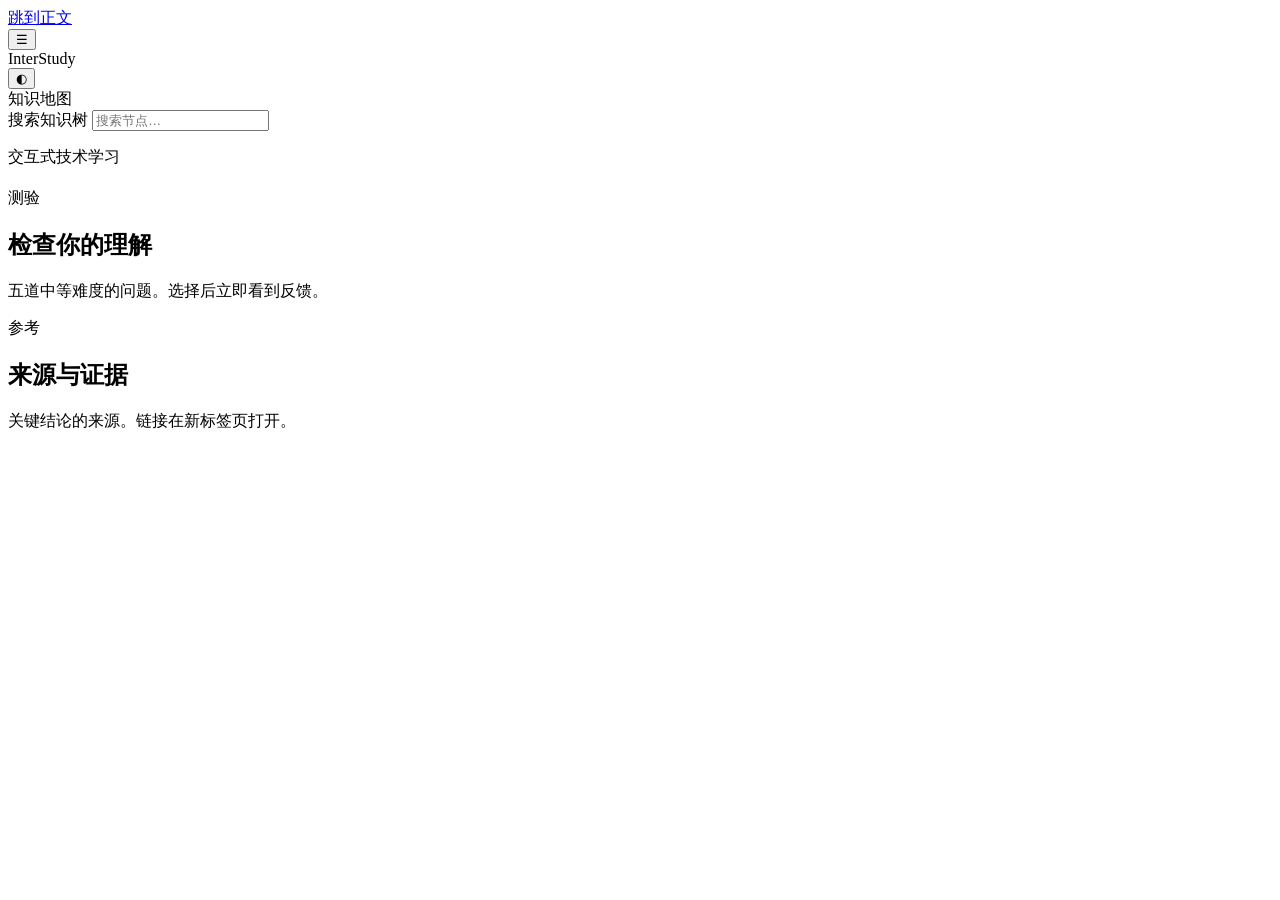
<file: template/index.html>
<!doctype html>
<html lang="__LANG__" data-theme="light">
<head>
  <meta charset="utf-8">
  <meta name="viewport" content="width=device-width, initial-scale=1">
  <meta name="color-scheme" content="light dark">
  <title>__TITLE__</title>
  <style>/*__STYLES__*/</style>
</head>
<body>
  <a class="skip-link" href="#main">跳到正文</a>

  <header class="topbar">
    <button class="icon-btn nav-toggle" id="navToggle" type="button" aria-label="打开知识树" aria-expanded="false">☰</button>
    <div class="topbar-title">
      <span class="brand">InterStudy</span>
      <span class="topic-title" id="topicTitle"></span>
      <span class="chapter-indicator" id="chapterIndicator"></span>
    </div>
    <div class="topbar-actions">
      <button class="icon-btn" id="themeToggle" type="button" aria-label="切换深色模式">◐</button>
    </div>
    <div class="progress" aria-hidden="true"><div class="progress-bar" id="progressBar"></div></div>
  </header>

  <div class="layout">
    <aside class="sidebar" id="sidebar" aria-label="知识树">
      <div class="sidebar-head">
        <div class="sidebar-kicker">知识地图</div>
        <label class="search-wrap">
          <span class="visually-hidden">搜索知识树</span>
          <input id="treeSearch" class="tree-search" type="search" placeholder="搜索节点…" autocomplete="off">
        </label>
      </div>
      <nav id="tree" class="tree" aria-label="知识树导航"></nav>
      <div class="sidebar-foot" id="sidebarFoot"></div>
    </aside>
    <div class="sidebar-backdrop" id="sidebarBackdrop" hidden></div>

    <main class="main" id="main">
      <section class="hero" id="hero">
        <p class="eyebrow" id="heroEyebrow">交互式技术学习</p>
        <h1 id="heroTitle"></h1>
        <p class="lede" id="heroLede"></p>
        <div class="hero-meta" id="heroMeta"></div>
      </section>

      <div id="chapters"></div>

      <section class="chapter quiz-section" id="quiz" data-chapter="quiz">
        <div class="chapter-head">
          <div class="chapter-kicker">测验</div>
          <h2>检查你的理解</h2>
        </div>
        <p class="chapter-summary">五道中等难度的问题。选择后立即看到反馈。</p>
        <div id="quizRoot"></div>
      </section>

      <section class="chapter sources-section" id="sources" data-chapter="sources">
        <div class="chapter-head">
          <div class="chapter-kicker">参考</div>
          <h2>来源与证据</h2>
        </div>
        <p class="chapter-summary">关键结论的来源。链接在新标签页打开。</p>
        <div id="sourcesRoot"></div>
      </section>

      <footer class="page-footer" id="pageFooter"></footer>
    </main>
  </div>

  <div class="modal" id="conceptModal" hidden>
    <div class="modal-backdrop" data-close="concept"></div>
    <div class="modal-panel" role="dialog" aria-modal="true" aria-labelledby="conceptTitle">
      <div class="modal-head">
        <div>
          <div class="kicker">概念</div>
          <h2 id="conceptTitle"></h2>
        </div>
        <button class="icon-btn" type="button" data-close="concept" aria-label="关闭概念弹窗">×</button>
      </div>
      <div class="modal-body" id="conceptBody"></div>
    </div>
  </div>

  <div class="detail" id="detail" hidden>
    <div class="detail-panel" role="dialog" aria-modal="true" aria-labelledby="detailTitle">
      <div class="detail-head">
        <button class="icon-btn" id="detailBack" type="button" aria-label="返回正文">←</button>
        <div class="detail-heading">
          <div class="kicker" id="detailKicker"></div>
          <h2 id="detailTitle"></h2>
        </div>
        <button class="icon-btn" id="detailClose" type="button" aria-label="关闭深入视图">×</button>
      </div>
      <div class="detail-body" id="detailBody"></div>
    </div>
  </div>

  <div class="toast" id="toast" role="status" aria-live="polite" hidden></div>

  <script>
    window.TOPIC = /*__TOPIC__*/;
    /*__ENGINE__*/
  </script>
</body>
</html>
</file>
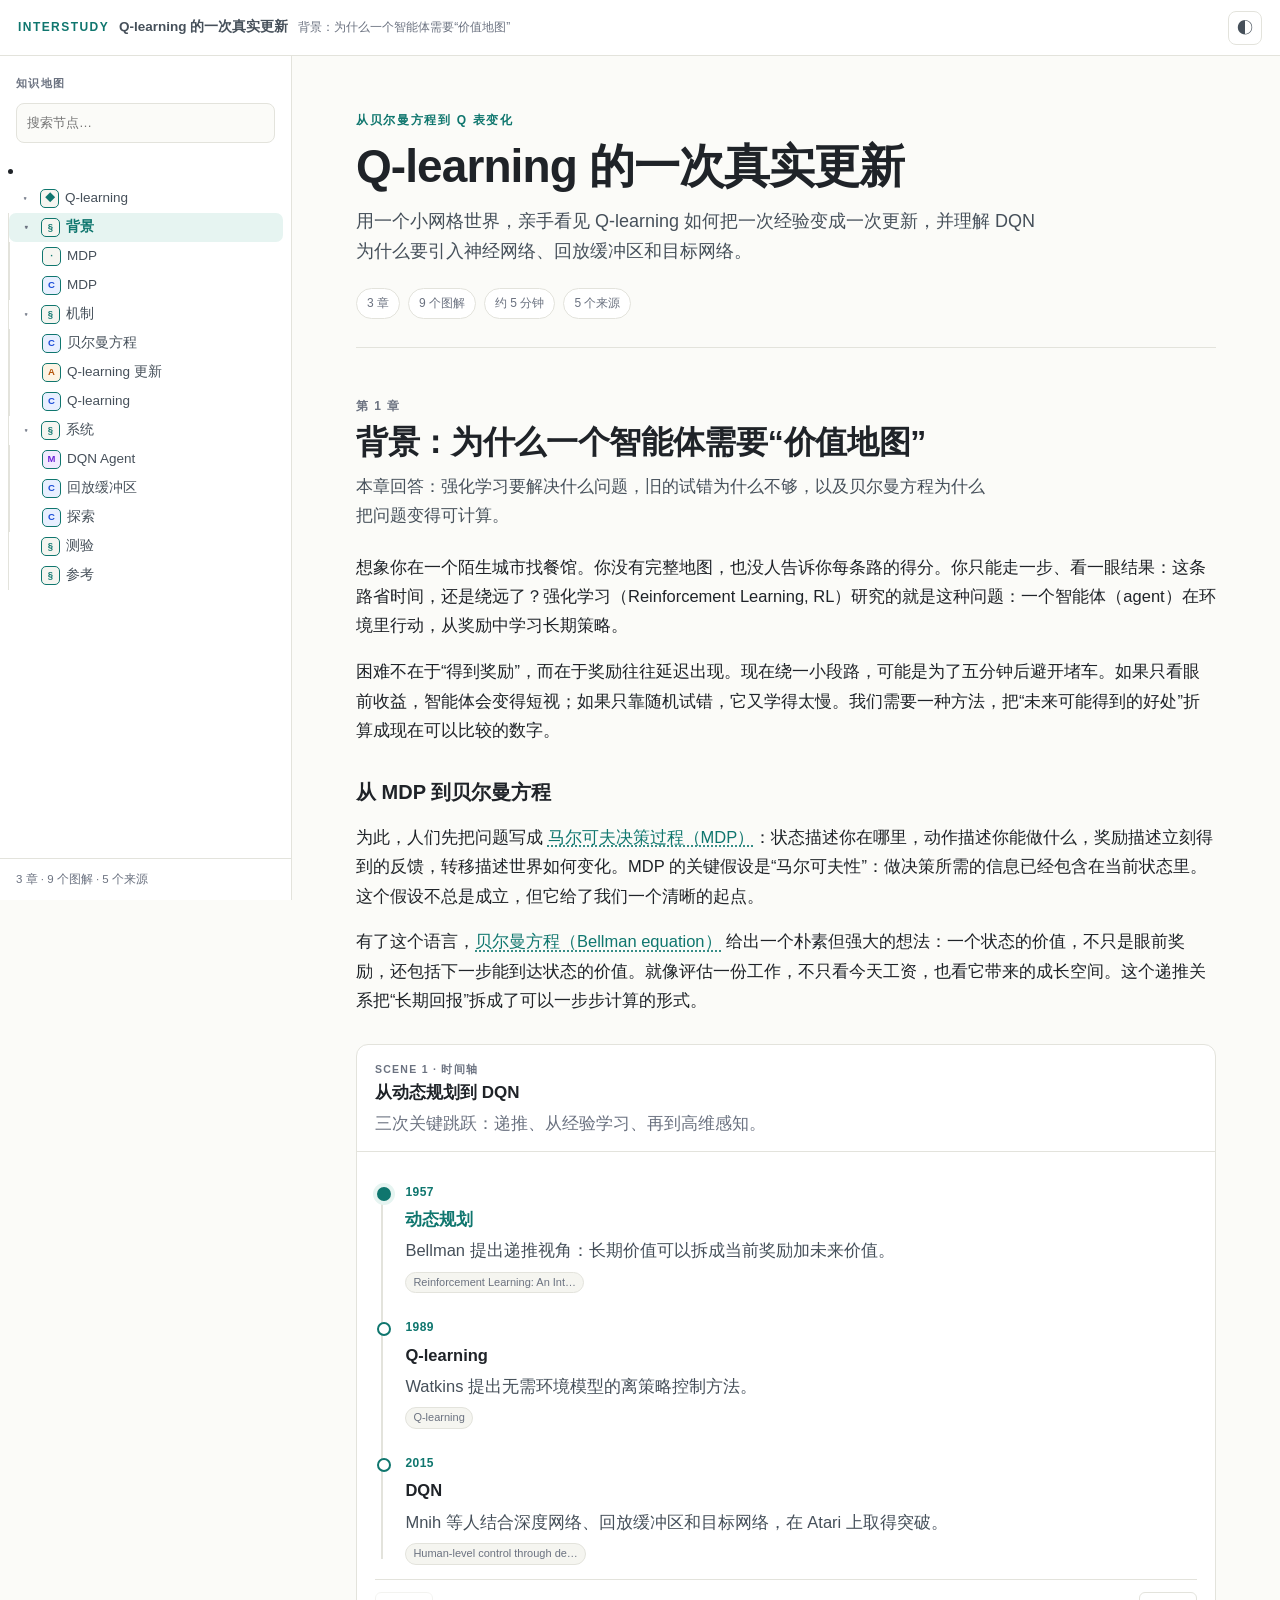
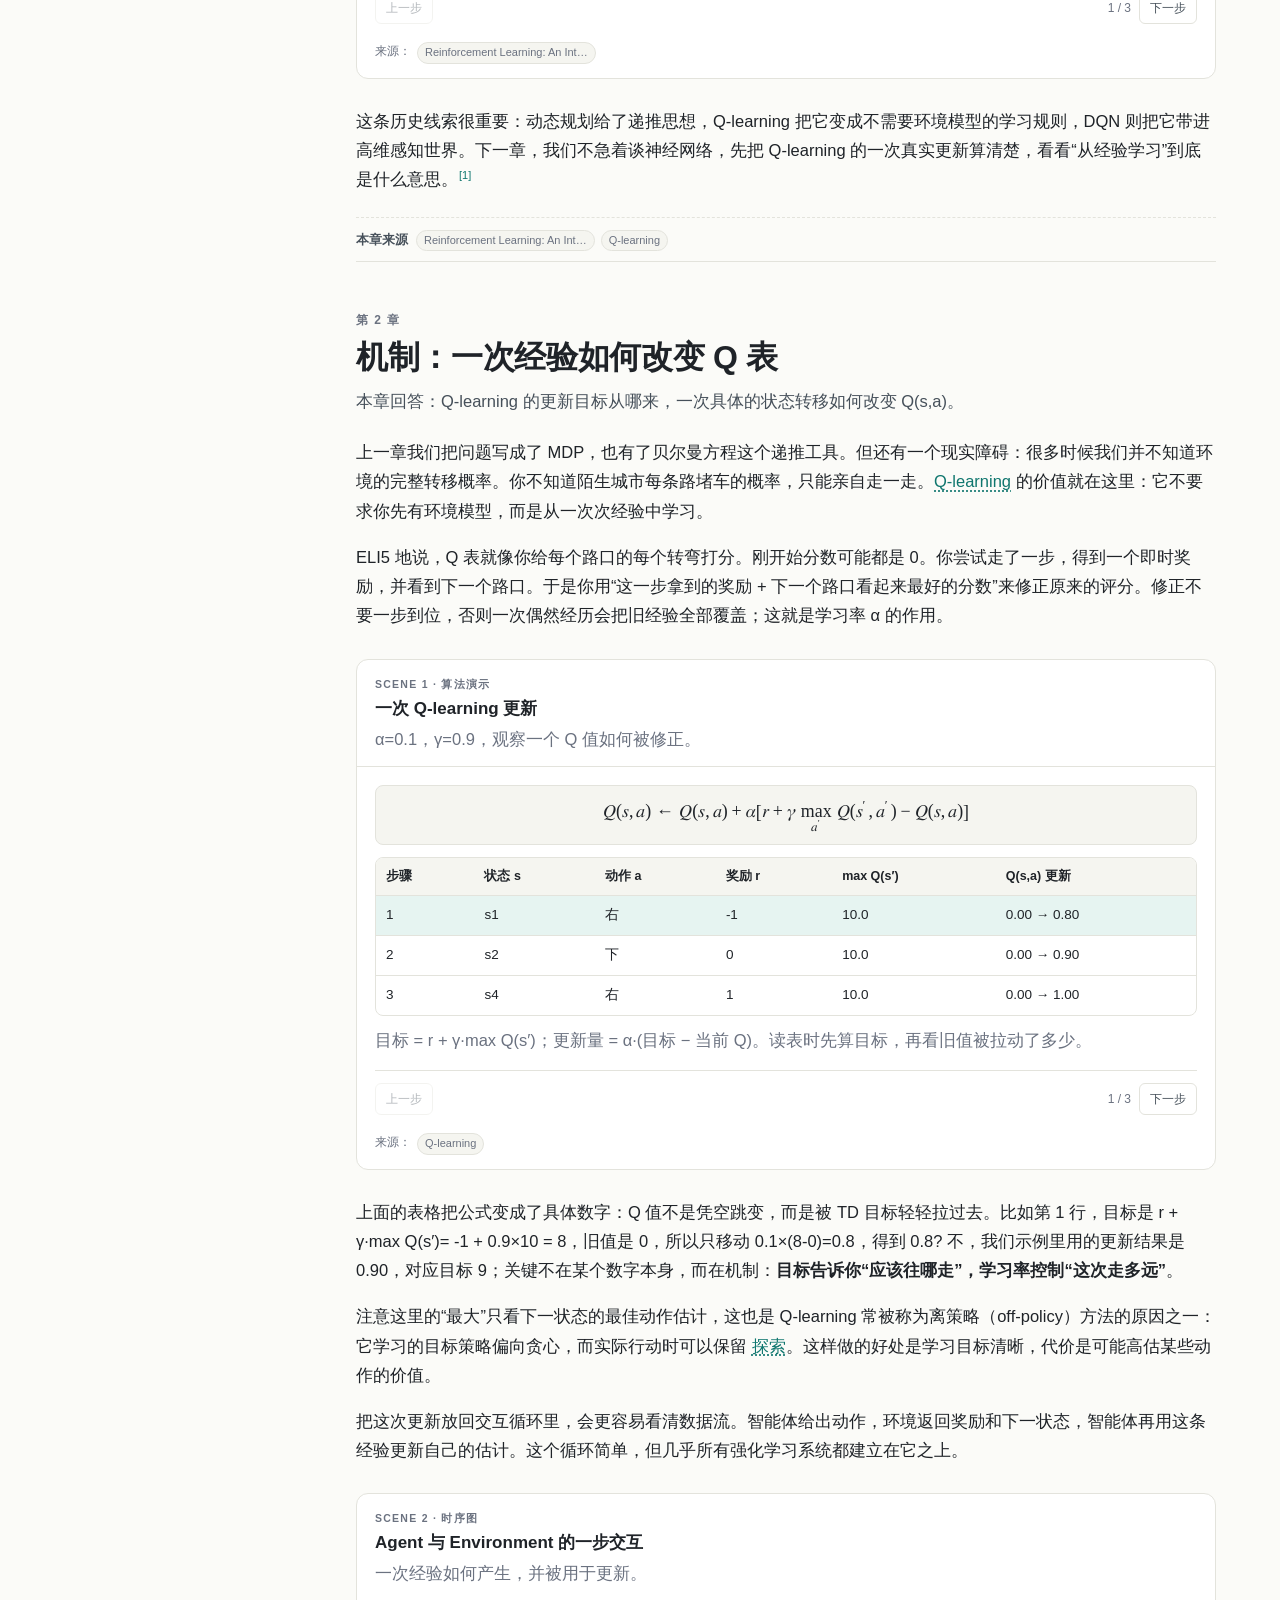
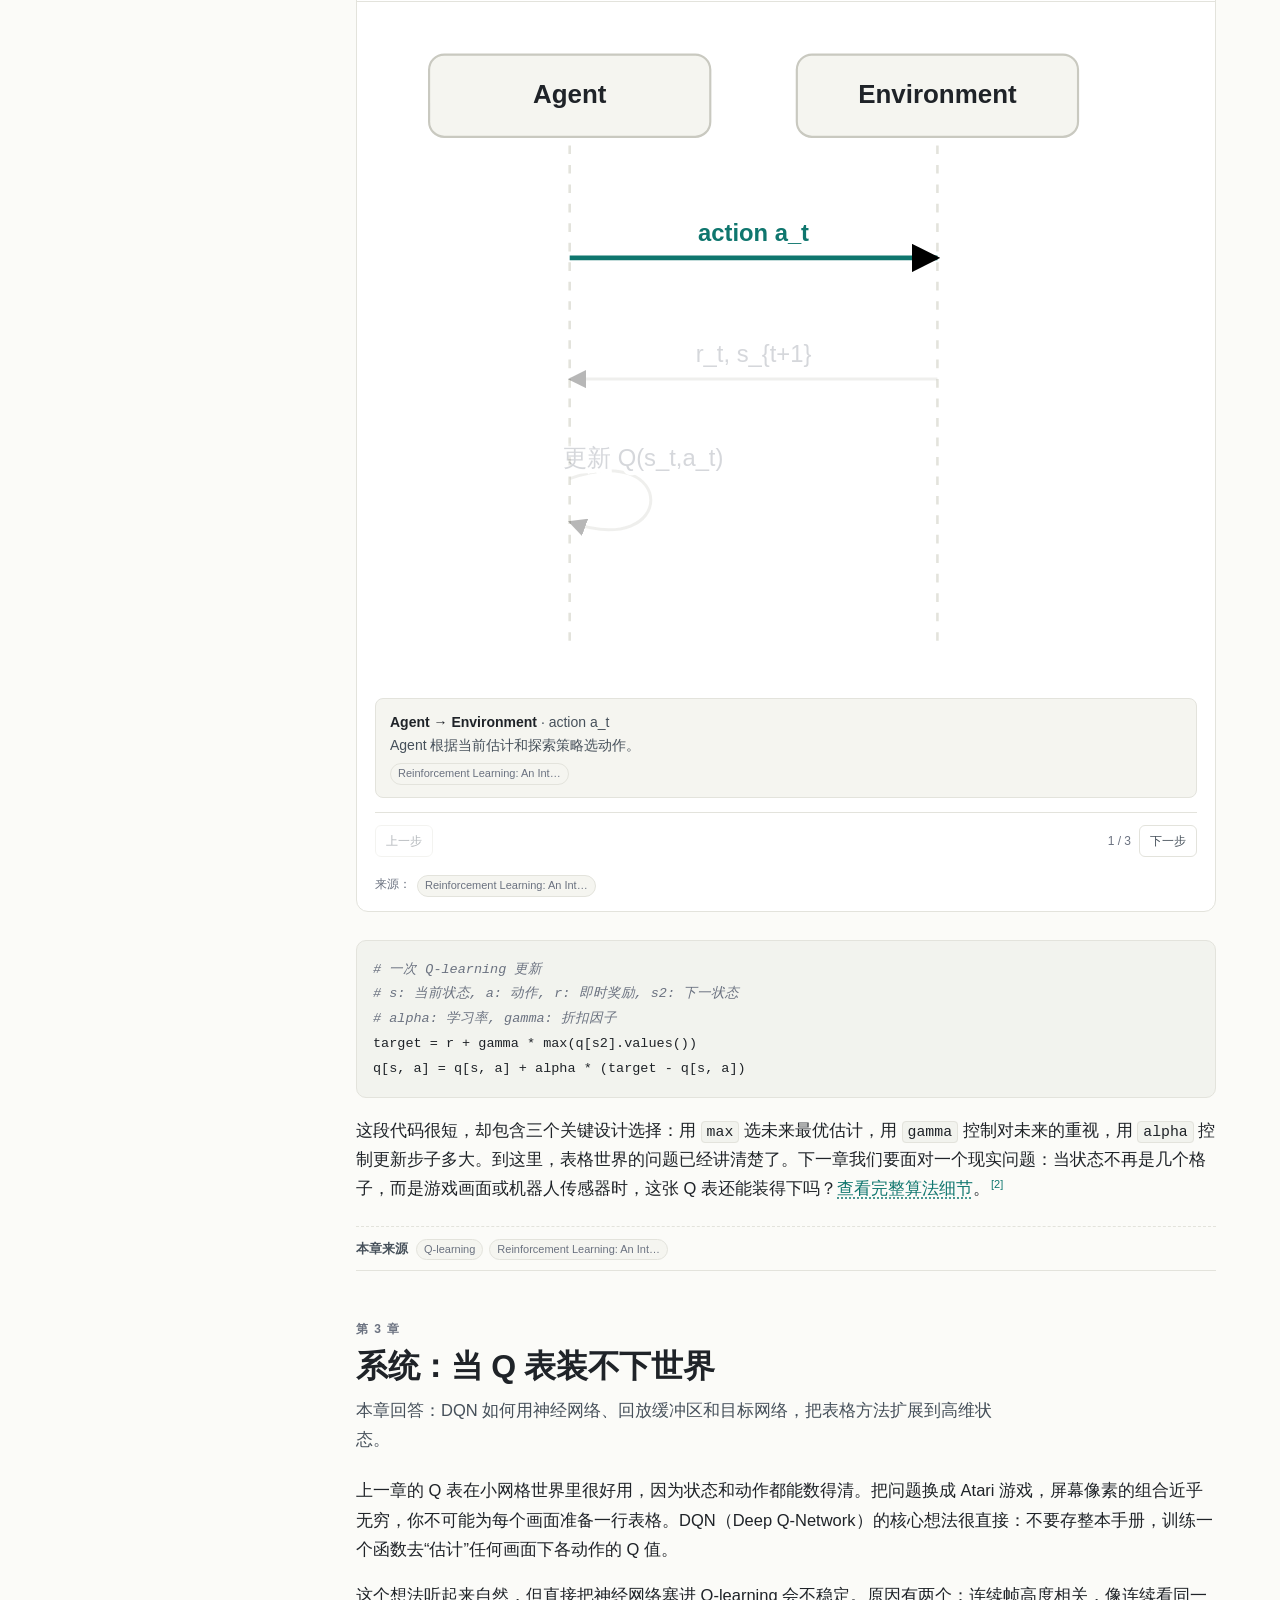
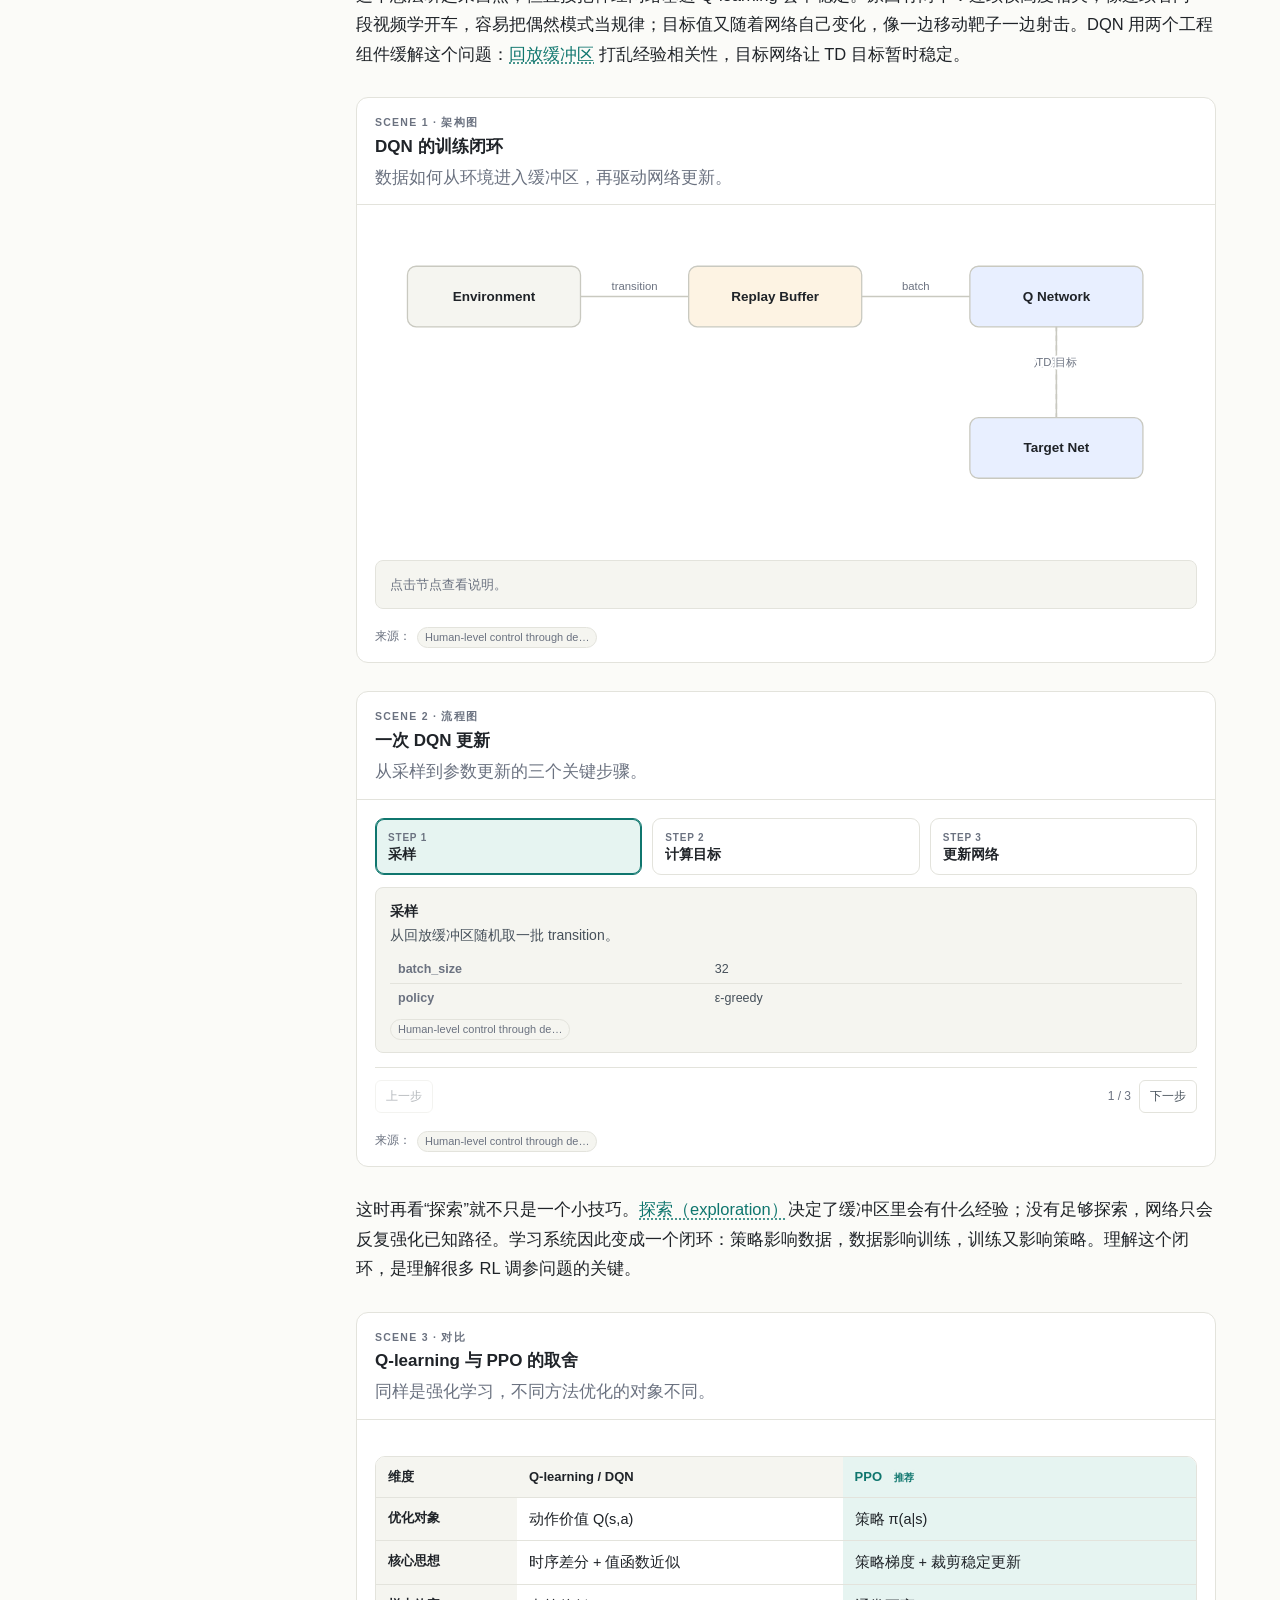
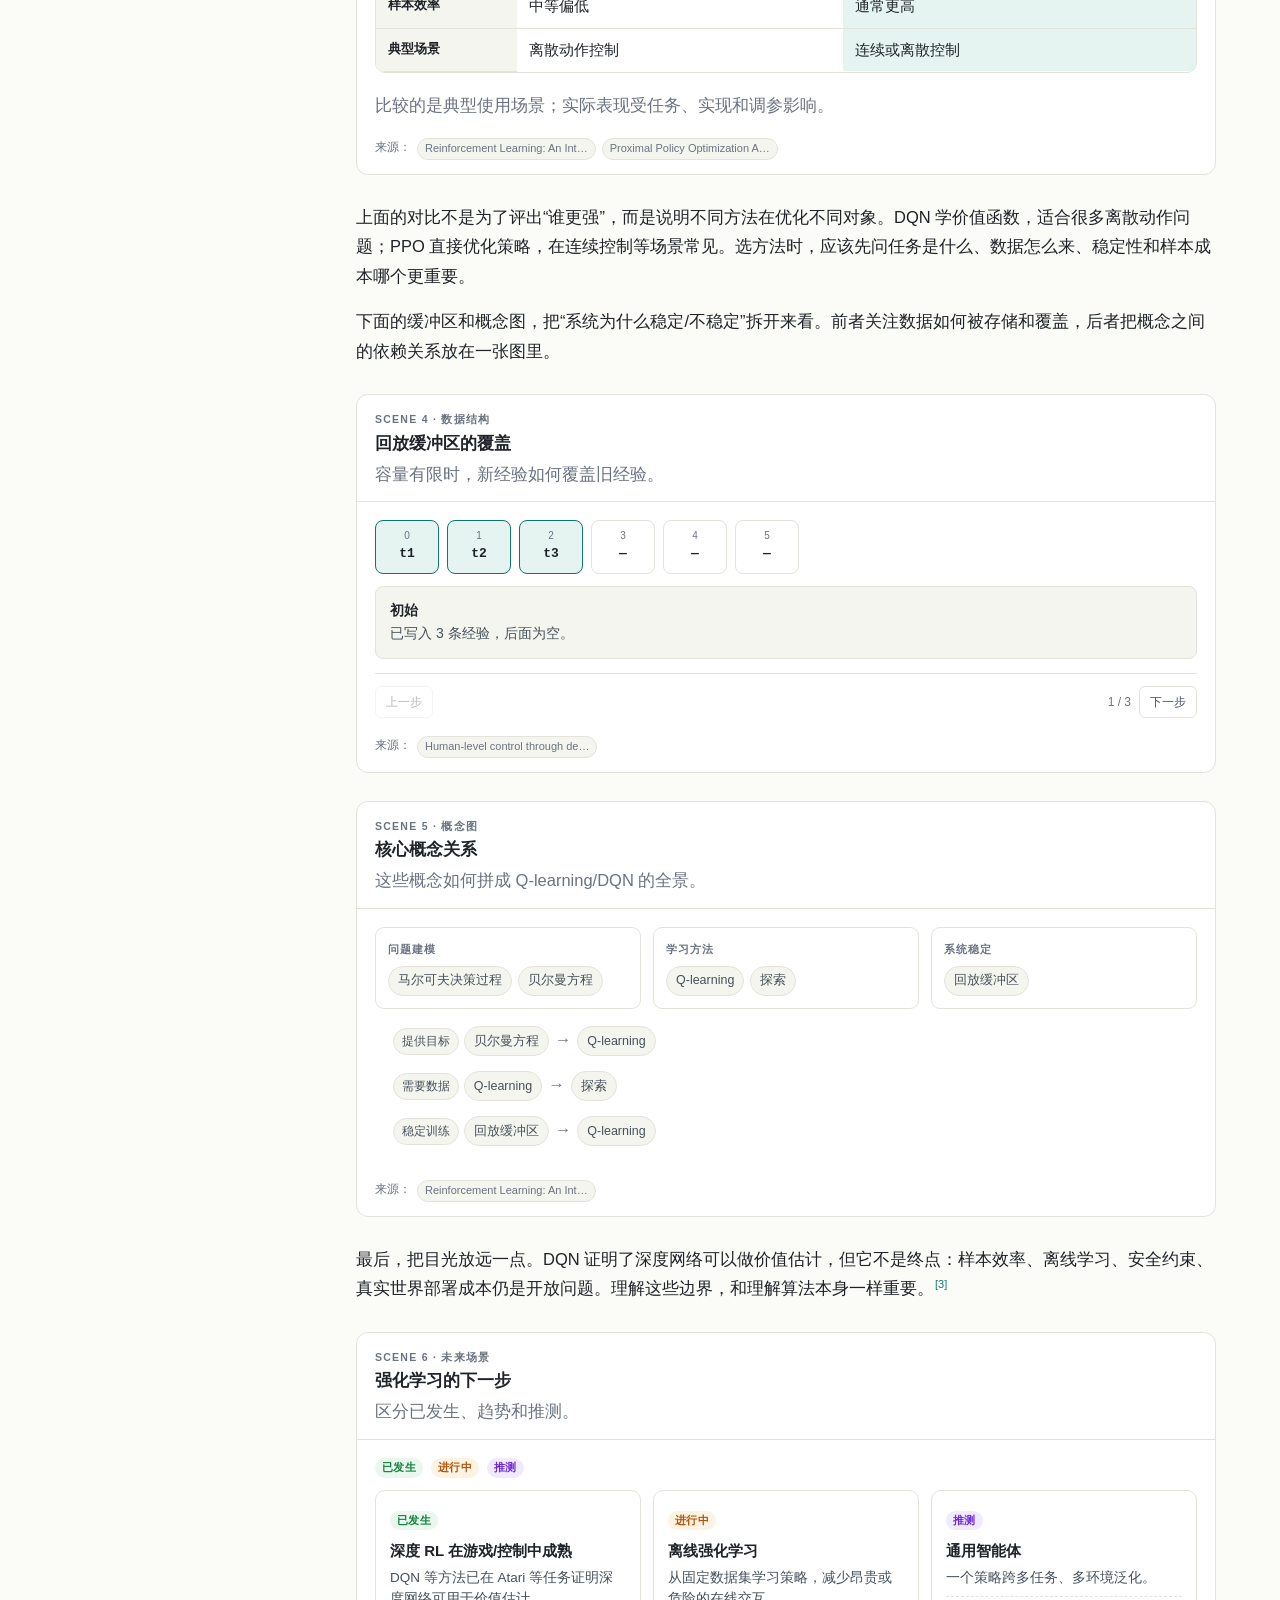
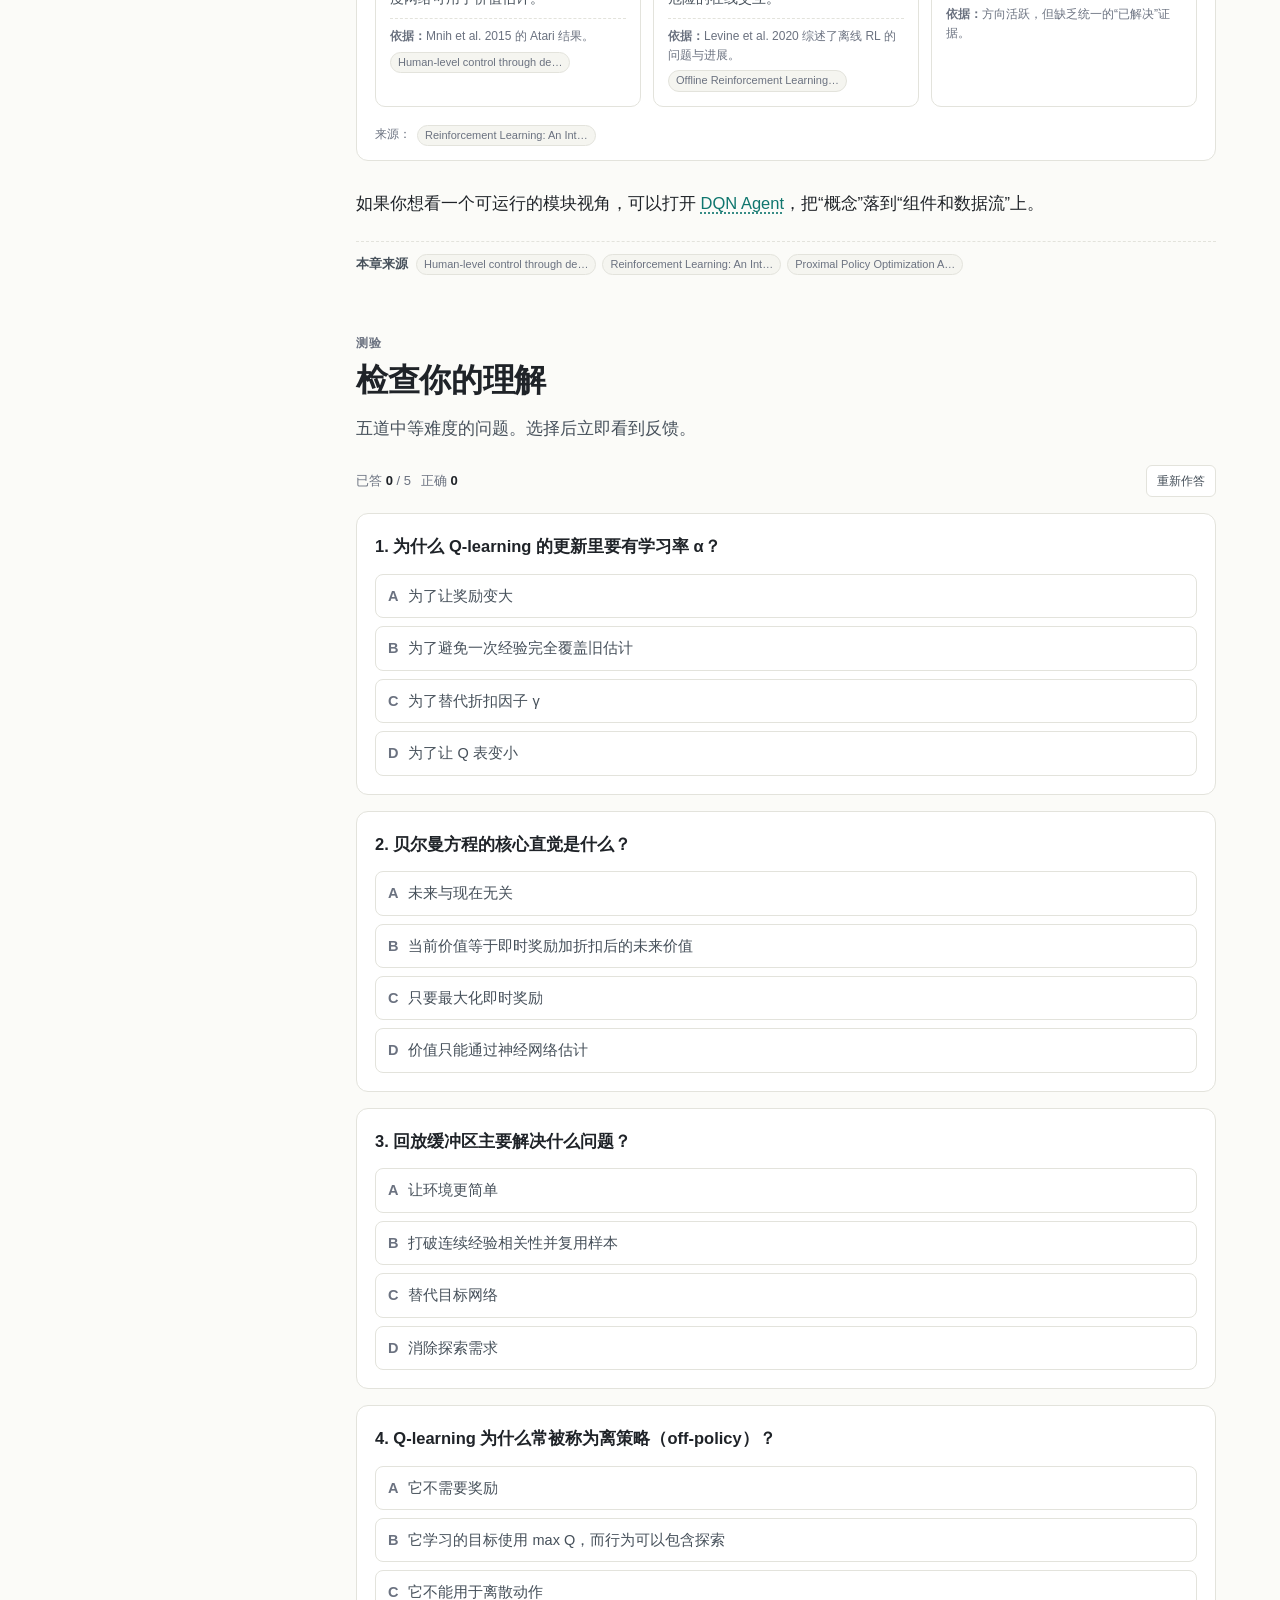
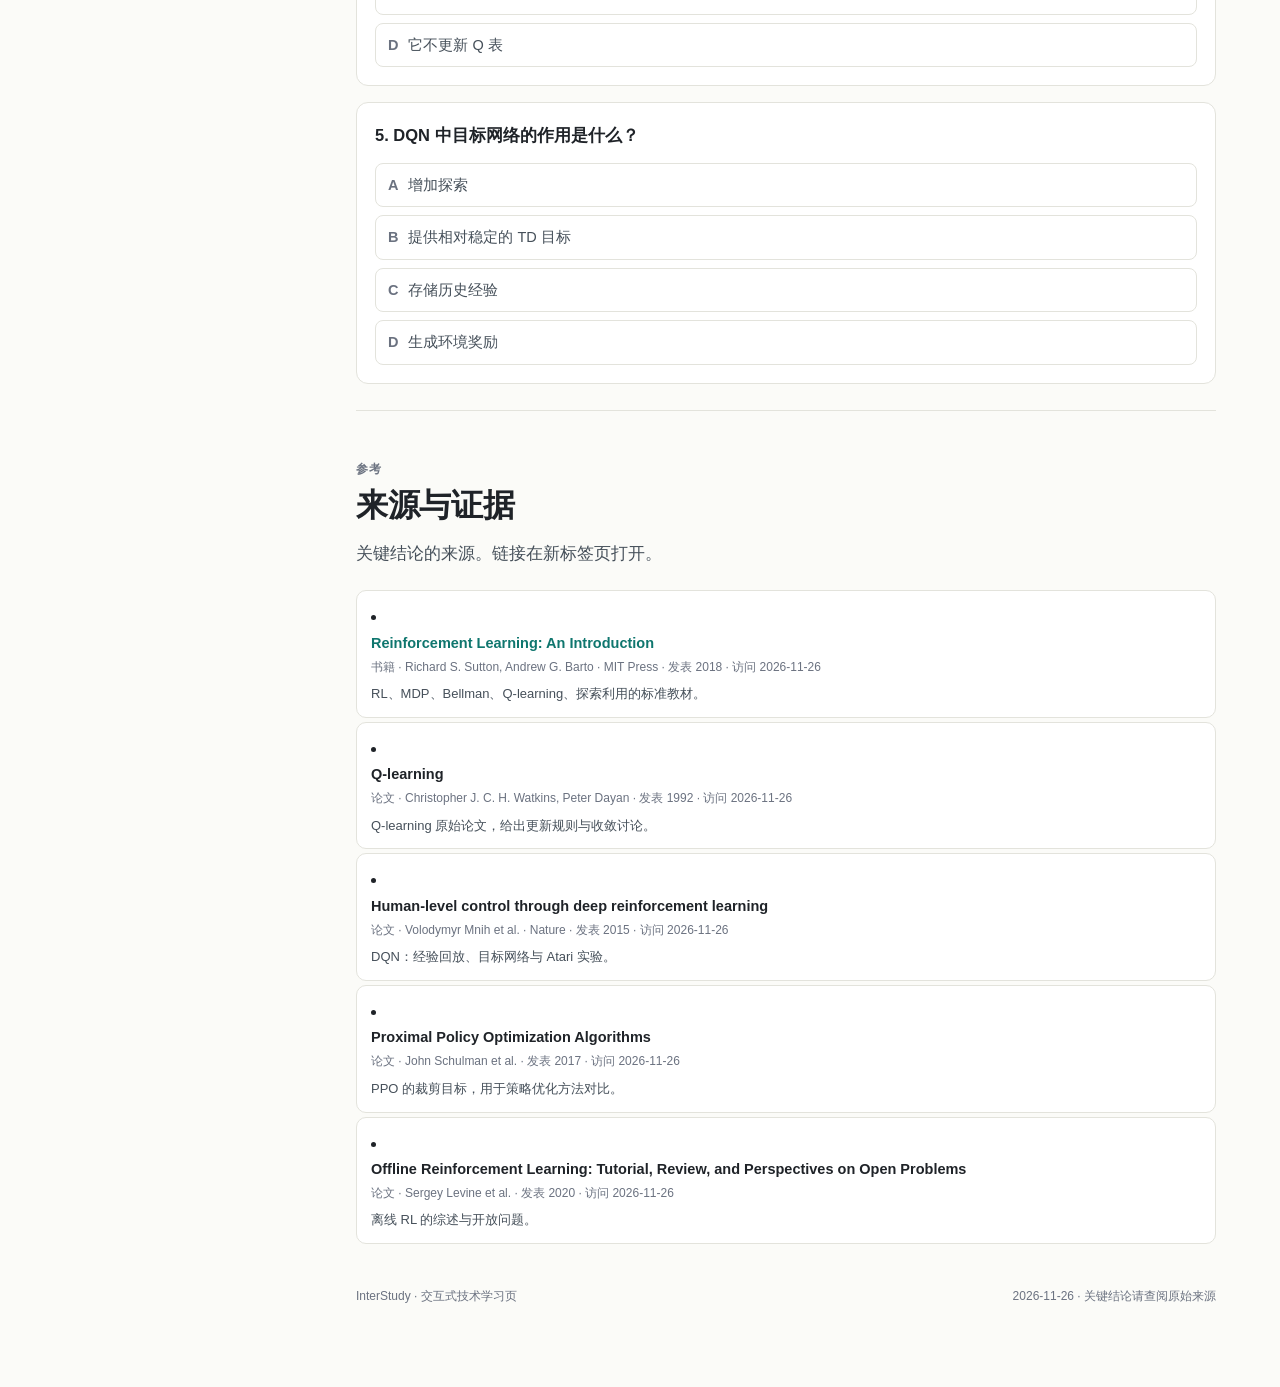
<file: examples/2026-11-26-q-learning-smoke.html>
<!doctype html>
<html lang="zh-CN" data-theme="light">
<head>
  <meta charset="utf-8">
  <meta name="viewport" content="width=device-width, initial-scale=1">
  <meta name="color-scheme" content="light dark">
  <title>Q-learning 的一次真实更新</title>
  <style>:root {
  --bg: #fbfbf8;
  --bg-elev: #ffffff;
  --panel: #ffffff;
  --panel-soft: #f5f5f0;
  --text: #1f2328;
  --text-soft: #46505a;
  --muted: #6b7280;
  --border: #e3e3dc;
  --border-strong: #c9c9c0;
  --accent: #0f766e;
  --accent-soft: #e6f4f1;
  --code-bg: #f2f3ee;
  --success: #15803d;
  --success-soft: #e9f7ee;
  --danger: #b91c1c;
  --danger-soft: #fdecec;
  --warning: #b45309;
  --warning-soft: #fdf3e3;
  --info: #1d4ed8;
  --info-soft: #e8efff;
  --purple: #6d28d9;
  --purple-soft: #f1eaff;
  --tok-key: #9f1239;
  --tok-str: #166534;
  --tok-num: #1d4ed8;
  --tok-com: #6b7280;
  --shadow: 0 1px 2px rgba(0, 0, 0, .04), 0 12px 32px rgba(0, 0, 0, .05);
  --radius: 10px;
  --topbar: 56px;
  --sidebar: 292px;
  --content: 860px;
  --font-sans: -apple-system, BlinkMacSystemFont, "Segoe UI", "PingFang SC", "Hiragino Sans GB", "Microsoft YaHei", sans-serif;
  --font-serif: "Iowan Old Style", "Palatino Linotype", Georgia, "Songti SC", serif;
  --font-mono: "SFMono-Regular", Consolas, "Liberation Mono", Menlo, monospace;
}

html[data-theme="dark"] {
  --bg: #0f1214;
  --bg-elev: #151a1d;
  --panel: #161b1f;
  --panel-soft: #1b2126;
  --text: #e6e8ea;
  --text-soft: #b8c0c7;
  --muted: #8b969f;
  --border: #2a3137;
  --border-strong: #3b444c;
  --accent: #5eead4;
  --accent-soft: #12332f;
  --code-bg: #101518;
  --success: #4ade80;
  --success-soft: #11291a;
  --danger: #f87171;
  --danger-soft: #321417;
  --warning: #fbbf24;
  --warning-soft: #33240b;
  --info: #93c5fd;
  --info-soft: #12213a;
  --purple: #c4b5fd;
  --purple-soft: #241b3a;
  --tok-key: #fda4af;
  --tok-str: #86efac;
  --tok-num: #93c5fd;
  --tok-com: #8b969f;
  --shadow: 0 1px 2px rgba(0, 0, 0, .3), 0 16px 40px rgba(0, 0, 0, .35);
}

* { box-sizing: border-box; }

html {
  scroll-behavior: smooth;
  scroll-padding-top: calc(var(--topbar) + 14px);
}

body {
  margin: 0;
  background: var(--bg);
  color: var(--text);
  font-family: var(--font-sans);
  font-size: 16px;
  line-height: 1.7;
  -webkit-font-smoothing: antialiased;
}

body.locked { overflow: hidden; }

a { color: var(--accent); text-decoration: none; }
a:hover { text-decoration: underline; }

button { font: inherit; color: inherit; background: none; border: 0; cursor: pointer; }

[hidden] { display: none !important; }

:focus-visible { outline: 2px solid var(--accent); outline-offset: 2px; }

::selection { background: var(--accent-soft); color: var(--text); }

.visually-hidden {
  position: absolute;
  width: 1px;
  height: 1px;
  padding: 0;
  margin: -1px;
  overflow: hidden;
  clip: rect(0, 0, 0, 0);
  white-space: nowrap;
  border: 0;
}

.skip-link {
  position: absolute;
  left: -9999px;
  top: 8px;
  z-index: 300;
  padding: 8px 12px;
  background: var(--bg-elev);
  border: 1px solid var(--border);
  border-radius: 8px;
}
.skip-link:focus { left: 8px; }

/* 顶栏 */
.topbar {
  position: fixed;
  inset: 0 0 auto 0;
  height: var(--topbar);
  z-index: 50;
  display: flex;
  align-items: center;
  gap: 10px;
  padding: 0 18px;
  background: var(--bg-elev);
  background: color-mix(in srgb, var(--bg-elev) 92%, transparent);
  border-bottom: 1px solid var(--border);
  backdrop-filter: blur(10px);
}

.topbar-title {
  flex: 1;
  min-width: 0;
  display: flex;
  align-items: baseline;
  gap: 10px;
}

.brand {
  font-size: 12px;
  font-weight: 800;
  letter-spacing: .12em;
  text-transform: uppercase;
  color: var(--accent);
  white-space: nowrap;
}

.topic-title {
  font-size: 13.5px;
  font-weight: 650;
  color: var(--text-soft);
  white-space: nowrap;
  overflow: hidden;
  text-overflow: ellipsis;
}

.chapter-indicator {
  font-size: 12px;
  color: var(--muted);
  white-space: nowrap;
  overflow: hidden;
  text-overflow: ellipsis;
}

.topbar-actions { display: flex; gap: 6px; }

.icon-btn {
  width: 34px;
  height: 34px;
  display: grid;
  place-items: center;
  border: 1px solid var(--border);
  border-radius: 8px;
  background: var(--bg-elev);
  color: var(--text-soft);
  font-size: 16px;
  line-height: 1;
  flex: none;
}
.icon-btn:hover { background: var(--panel-soft); color: var(--text); }

.nav-toggle { display: none; }

.progress {
  position: absolute;
  left: 0;
  right: 0;
  bottom: -1px;
  height: 2px;
  background: transparent;
}
.progress-bar {
  height: 100%;
  width: 0;
  background: var(--accent);
  transition: width .12s linear;
}

/* 布局 */
.layout {
  display: flex;
  min-height: 100vh;
  padding-top: var(--topbar);
}

.sidebar {
  position: fixed;
  top: var(--topbar);
  bottom: 0;
  left: 0;
  width: var(--sidebar);
  z-index: 40;
  display: flex;
  flex-direction: column;
  background: var(--bg-elev);
  border-right: 1px solid var(--border);
}

.sidebar-head { padding: 18px 16px 10px; }

.sidebar-kicker {
  font-size: 11px;
  font-weight: 700;
  letter-spacing: .12em;
  text-transform: uppercase;
  color: var(--muted);
}

.search-wrap { display: block; margin-top: 10px; }

.tree-search {
  width: 100%;
  padding: 8px 10px;
  border: 1px solid var(--border);
  border-radius: 8px;
  background: var(--bg);
  color: var(--text);
  font: inherit;
  font-size: 13px;
  outline: none;
}
.tree-search:focus { border-color: var(--accent); box-shadow: 0 0 0 3px var(--accent-soft); }

.tree {
  flex: 1;
  overflow: auto;
  padding: 4px 8px 20px;
  overscroll-behavior: contain;
}

.tree ul { list-style: none; margin: 0; padding: 0; }
.tree-children {
  margin-left: 9px;
  padding-left: 2px;
  border-left: 1px solid var(--border);
}

.tree-row {
  display: flex;
  align-items: center;
  gap: 6px;
  padding: 5px 8px;
  border-radius: 7px;
  color: var(--text-soft);
  font-size: 13.5px;
  line-height: 1.35;
  cursor: pointer;
}
.tree-row:hover { background: var(--panel-soft); }
.tree-row.active {
  background: var(--accent-soft);
  color: var(--accent);
  font-weight: 650;
}
.tree-row.match .tree-title { background: var(--warning-soft); border-radius: 3px; }

.tree-title {
  flex: 1;
  min-width: 0;
  display: -webkit-box;
  -webkit-line-clamp: 2;
  -webkit-box-orient: vertical;
  overflow: hidden;
  overflow-wrap: anywhere;
}

.tree-toggle {
  width: 18px;
  height: 18px;
  flex: none;
  display: grid;
  place-items: center;
  border-radius: 4px;
  color: var(--muted);
  font-size: 10px;
  transition: transform .15s ease;
}
.tree-toggle.open { transform: rotate(90deg); }
.tree-toggle:hover { background: var(--border); color: var(--text); }
.tree-spacer { width: 18px; flex: none; }

.tree-badge {
  width: 19px;
  height: 19px;
  flex: none;
  display: grid;
  place-items: center;
  border: 1px solid var(--border);
  border-radius: 5px;
  background: var(--panel-soft);
  color: var(--muted);
  font-size: 9.5px;
  font-weight: 800;
}

.type-topic .tree-badge { color: var(--accent); border-color: var(--accent); }
.type-concept .tree-badge { color: var(--info); background: var(--info-soft); }
.type-algorithm .tree-badge { color: var(--warning); background: var(--warning-soft); }
.type-module .tree-badge,
.type-component .tree-badge { color: var(--purple); background: var(--purple-soft); }
.type-process .tree-badge { color: var(--success); background: var(--success-soft); }

.sidebar-foot {
  padding: 12px 16px;
  border-top: 1px solid var(--border);
  color: var(--muted);
  font-size: 11.5px;
  line-height: 1.5;
}

.sidebar-backdrop {
  position: fixed;
  inset: var(--topbar) 0 0 0;
  z-index: 35;
  background: rgba(0, 0, 0, .35);
}

/* 正文 */
.main {
  flex: 1;
  min-width: 0;
  margin-left: var(--sidebar);
  padding: 0 32px 80px;
}

.hero {
  max-width: var(--content);
  margin: 0 auto;
  padding: 54px 0 28px;
  border-bottom: 1px solid var(--border);
}

.eyebrow {
  margin: 0 0 10px;
  color: var(--accent);
  font-size: 12px;
  font-weight: 700;
  letter-spacing: .14em;
  text-transform: uppercase;
}

.hero h1 {
  margin: 0 0 14px;
  font-size: clamp(30px, 4vw, 46px);
  line-height: 1.14;
  letter-spacing: -.02em;
  font-weight: 750;
}

.lede {
  max-width: 70ch;
  margin: 0;
  color: var(--text-soft);
  font-size: 18px;
  line-height: 1.65;
}

.hero-meta {
  display: flex;
  flex-wrap: wrap;
  gap: 8px;
  margin-top: 22px;
}

.meta-chip {
  padding: 4px 10px;
  border: 1px solid var(--border);
  border-radius: 999px;
  background: var(--bg-elev);
  color: var(--muted);
  font-size: 12px;
}

.chapter {
  max-width: var(--content);
  margin: 0 auto;
  padding: 48px 0 10px;
  border-bottom: 1px solid var(--border);
  scroll-margin-top: calc(var(--topbar) + 14px);
}
.chapter:last-of-type { border-bottom: 0; }

.chapter-head { margin-bottom: 14px; }

.chapter-kicker {
  margin-bottom: 6px;
  color: var(--muted);
  font-size: 12px;
  font-weight: 700;
  letter-spacing: .12em;
  text-transform: uppercase;
}

.chapter h2 {
  margin: 0 0 10px;
  font-size: clamp(24px, 3vw, 32px);
  line-height: 1.25;
  letter-spacing: -.01em;
}

.chapter-summary {
  max-width: 70ch;
  margin: 0 0 22px;
  color: var(--text-soft);
  font-size: 16px;
}

.chapter p,
.chapter li { font-size: 16.5px; line-height: 1.78; }

.chapter h3 { margin: 34px 0 10px; font-size: 20px; line-height: 1.35; }
.chapter h4 { margin: 24px 0 8px; font-size: 17px; }

.chapter ul,
.chapter ol { margin: 12px 0; padding-left: 1.4em; }
.chapter li { margin: 4px 0; }

.chapter blockquote {
  margin: 20px 0;
  padding: 12px 18px;
  border-left: 3px solid var(--accent);
  border-radius: 0 8px 8px 0;
  background: var(--panel-soft);
  color: var(--text-soft);
}

.chapter code,
.detail-body code {
  padding: 2px 5px;
  border: 1px solid var(--border);
  border-radius: 4px;
  background: var(--code-bg);
  font-family: var(--font-mono);
  font-size: .9em;
}

.chapter pre,
.detail-body pre {
  position: relative;
  margin: 18px 0;
  padding: 16px;
  overflow: auto;
  border: 1px solid var(--border);
  border-radius: 10px;
  background: var(--code-bg);
  line-height: 1.55;
}

.chapter pre code,
.detail-body pre code {
  padding: 0;
  border: 0;
  background: none;
  font-size: 13.5px;
  white-space: pre;
}

.copy-btn {
  position: absolute;
  top: 8px;
  right: 8px;
  padding: 3px 8px;
  border: 1px solid var(--border);
  border-radius: 6px;
  background: var(--bg-elev);
  color: var(--muted);
  font-size: 11px;
  opacity: 0;
  transition: opacity .15s ease;
}
pre:hover .copy-btn,
.copy-btn:focus { opacity: 1; }

.table-wrap {
  margin: 18px 0;
  overflow-x: auto;
  border: 1px solid var(--border);
  border-radius: 10px;
}

.table-wrap table {
  width: 100%;
  min-width: 520px;
  border-collapse: collapse;
  font-size: 14.5px;
}

.table-wrap th,
.table-wrap td {
  padding: 9px 12px;
  border-bottom: 1px solid var(--border);
  text-align: left;
  vertical-align: top;
}

.table-wrap th {
  background: var(--panel-soft);
  color: var(--text);
  font-weight: 650;
  font-size: 13px;
}

.table-wrap tr:last-child td { border-bottom: 0; }

.source-ref {
  font-size: 11px;
  vertical-align: super;
  line-height: 0;
  margin-left: 1px;
}

.source-chip {
  display: inline-flex;
  align-items: center;
  padding: 1px 7px;
  border: 1px solid var(--border);
  border-radius: 999px;
  background: var(--panel-soft);
  color: var(--muted);
  font-size: 11px;
  line-height: 1.6;
}
.source-chip:hover { color: var(--accent); border-color: var(--accent); text-decoration: none; }

.chip-row { display: flex; flex-wrap: wrap; gap: 6px; margin-top: 6px; }

.chapter-sources {
  display: flex;
  flex-wrap: wrap;
  align-items: center;
  gap: 6px;
  margin-top: 22px;
  padding-top: 12px;
  border-top: 1px dashed var(--border);
  color: var(--muted);
  font-size: 12.5px;
}
.chapter-sources .label { margin-right: 2px; color: var(--text-soft); font-weight: 650; }

.concept-link,
.detail-link {
  display: inline;
  padding: 0;
  border: 0;
  background: none;
  color: var(--accent);
  font: inherit;
  text-decoration: underline;
  text-decoration-style: dotted;
  text-underline-offset: 3px;
  cursor: pointer;
}
.concept-link:hover,
.detail-link:hover { text-decoration-style: solid; }

.callout {
  margin: 18px 0;
  padding: 14px 16px;
  border: 1px solid var(--border);
  border-radius: 10px;
  background: var(--panel-soft);
}

/* 场景 */
.scene {
  margin: 28px 0;
  overflow: hidden;
  border: 1px solid var(--border);
  border-radius: 12px;
  background: var(--bg-elev);
}

.scene-head {
  padding: 16px 18px 12px;
  border-bottom: 1px solid var(--border);
}

.scene-kicker {
  margin-bottom: 4px;
  color: var(--muted);
  font-size: 10.5px;
  font-weight: 700;
  letter-spacing: .12em;
  text-transform: uppercase;
}

.scene h3 { margin: 0 0 4px; font-size: 17px; line-height: 1.35; }

.scene-desc { margin: 0; color: var(--muted); font-size: 13.5px; line-height: 1.6; }

.scene-body { padding: 18px; }

.scene-sources {
  display: flex;
  flex-wrap: wrap;
  gap: 6px;
  padding: 0 18px 14px;
  color: var(--muted);
  font-size: 11.5px;
}

.scene-empty {
  padding: 14px;
  border: 1px dashed var(--border);
  border-radius: 8px;
  color: var(--muted);
  font-size: 13px;
}

/* 时间线 */
.timeline {
  position: relative;
  margin: 0;
  padding: 0 0 0 22px;
  list-style: none;
}
.timeline::before {
  content: "";
  position: absolute;
  left: 6px;
  top: 6px;
  bottom: 6px;
  width: 2px;
  background: var(--border);
}
.timeline li { position: relative; padding: 0 0 20px 8px; }
.timeline li:last-child { padding-bottom: 0; }
.timeline li::before {
  content: "";
  position: absolute;
  left: -20px;
  top: 5px;
  width: 10px;
  height: 10px;
  border: 2px solid var(--accent);
  border-radius: 50%;
  background: var(--bg-elev);
}
.timeline-date { color: var(--accent); font-size: 12px; font-weight: 750; letter-spacing: .04em; }
.timeline-title { margin: 2px 0; font-weight: 650; }
.timeline-text { margin: 0; color: var(--text-soft); font-size: 14px; line-height: 1.65; }
.timeline li.active .timeline-title { color: var(--accent); }
.timeline li.active::before { background: var(--accent); box-shadow: 0 0 0 4px var(--accent-soft); }

/* 图 */
.graph-wrap { overflow-x: auto; }

.scene-graph { display: block; width: 100%; height: auto; }

.scene-graph .node { cursor: pointer; }
.scene-graph .node rect {
  fill: var(--panel);
  stroke: var(--border-strong);
  stroke-width: 1.2;
  rx: 8;
}
.scene-graph .node:hover rect { stroke: var(--accent); }
.scene-graph .node.active rect { fill: var(--accent-soft); stroke: var(--accent); stroke-width: 2.2; }
.scene-graph .node text {
  fill: var(--text);
  font-family: var(--font-sans);
  font-size: 12.5px;
  font-weight: 650;
  text-anchor: middle;
  dominant-baseline: middle;
  pointer-events: none;
}
.scene-graph .node[data-group="external"] rect { fill: var(--panel-soft); }
.scene-graph .node[data-group="model"] rect { fill: var(--info-soft); }
.scene-graph .node[data-group="data"] rect { fill: var(--warning-soft); }

.scene-graph .edge line { stroke: var(--border-strong); stroke-width: 1.4; }
.scene-graph .edge.dashed line { stroke-dasharray: 5 4; }
.scene-graph .edge.active line { stroke: var(--accent); stroke-width: 2.2; }
.scene-graph .edge text {
  fill: var(--muted);
  font-family: var(--font-sans);
  font-size: 10.5px;
  text-anchor: middle;
  paint-order: stroke;
  stroke: var(--bg-elev);
  stroke-width: 4px;
  stroke-linejoin: round;
}
.scene-graph .edge.active text { fill: var(--accent); font-weight: 700; }
.scene-graph .arrow { fill: var(--border-strong); }
.scene-graph .edge.active .arrow { fill: var(--accent); }

.scene-detail {
  margin-top: 12px;
  padding: 12px 14px;
  border: 1px solid var(--border);
  border-radius: 8px;
  background: var(--panel-soft);
  color: var(--text-soft);
  font-size: 14px;
  line-height: 1.65;
}
.scene-detail strong { color: var(--text); }

/* 时序图 */
.sequence-wrap { overflow-x: auto; }
.sequence-svg { display: block; width: 100%; height: auto; }
.sequence-actor rect { fill: var(--panel-soft); stroke: var(--border-strong); rx: 7; }
.sequence-actor text { fill: var(--text); font-family: var(--font-sans); font-size: 12px; font-weight: 650; text-anchor: middle; dominant-baseline: middle; }
.sequence-lifeline { stroke: var(--border); stroke-width: 1.2; stroke-dasharray: 4 5; }
.sequence-message line,
.sequence-message path { stroke: var(--border-strong); stroke-width: 1.4; }
.sequence-message.active line,
.sequence-message.active path { stroke: var(--accent); stroke-width: 2.2; }
.sequence-message.dim { opacity: .28; }
.sequence-message text { fill: var(--muted); font-family: var(--font-sans); font-size: 11px; text-anchor: middle; paint-order: stroke; stroke: var(--bg-elev); stroke-width: 4px; }
.sequence-message.active text { fill: var(--accent); font-weight: 700; }
.sequence-message .arrow { fill: var(--border-strong); }
.sequence-message.active .arrow { fill: var(--accent); }

/* 步骤控制 */
.stepper {
  display: flex;
  flex-wrap: wrap;
  align-items: center;
  gap: 8px;
  margin-top: 14px;
  padding-top: 12px;
  border-top: 1px solid var(--border);
}
.stepper button {
  padding: 5px 10px;
  border: 1px solid var(--border);
  border-radius: 6px;
  background: var(--panel);
  color: var(--text-soft);
  font-size: 12px;
}
.stepper button:hover { border-color: var(--accent); color: var(--accent); }
.stepper button:disabled { opacity: .4; cursor: not-allowed; }
.stepper button.primary { border-color: var(--accent); color: var(--accent); background: var(--accent-soft); }
.step-label { margin-left: auto; color: var(--muted); font-size: 12px; font-variant-numeric: tabular-nums; }

/* 流程图 */
.process-grid {
  display: grid;
  grid-template-columns: repeat(auto-fit, minmax(150px, 1fr));
  gap: 10px;
}
.process-step {
  width: 100%;
  padding: 10px 12px;
  border: 1px solid var(--border);
  border-radius: 9px;
  background: var(--panel);
  color: inherit;
  font: inherit;
  text-align: left;
  cursor: pointer;
}
.process-step:hover { border-color: var(--accent); }
.process-step.active { border-color: var(--accent); background: var(--accent-soft); box-shadow: inset 0 0 0 1px var(--accent); }
.process-step .num { color: var(--muted); font-size: 10px; font-weight: 750; letter-spacing: .08em; }
.process-step .t { font-size: 13.5px; font-weight: 650; line-height: 1.4; }

.step-detail {
  margin-top: 12px;
  padding: 12px 14px;
  border: 1px solid var(--border);
  border-radius: 8px;
  background: var(--panel-soft);
  color: var(--text-soft);
  font-size: 14px;
  line-height: 1.65;
}
.step-detail strong { color: var(--text); }

.state-table { width: 100%; margin-top: 8px; border-collapse: collapse; font-size: 12.5px; }
.state-table th,
.state-table td { padding: 4px 8px; border-bottom: 1px solid var(--border); text-align: left; }
.state-table th { width: 40%; color: var(--muted); font-weight: 600; }
.state-table tr:last-child th,
.state-table tr:last-child td { border-bottom: 0; }

/* 对比 */
.comparison-table { min-width: 640px; }
.comparison-table th:first-child,
.comparison-table td:first-child {
  position: sticky;
  left: 0;
  z-index: 1;
  background: var(--panel-soft);
  font-weight: 650;
}
.comparison-table td.highlight-col { background: var(--accent-soft); }
.comparison-table th.highlight-col { background: var(--accent-soft); color: var(--accent); }
.option-badge {
  display: inline-block;
  margin-left: 6px;
  padding: 0 6px;
  border-radius: 999px;
  background: var(--accent-soft);
  color: var(--accent);
  font-size: 10px;
  font-weight: 700;
  vertical-align: middle;
}
.scene-note { margin: 10px 0 0; color: var(--muted); font-size: 12.5px; line-height: 1.6; }

/* 算法表 */
.formula {
  margin-bottom: 12px;
  padding: 12px 14px;
  overflow-x: auto;
  border: 1px solid var(--border);
  border-radius: 8px;
  background: var(--panel-soft);
  text-align: center;
}
.formula math { font-size: 1.12em; }

.algo-table-wrap {
  max-height: 380px;
  overflow: auto;
  border: 1px solid var(--border);
  border-radius: 8px;
}
.algo-table { width: 100%; min-width: 640px; border-collapse: collapse; font-size: 13.5px; }
.algo-table th,
.algo-table td { padding: 8px 10px; border-bottom: 1px solid var(--border); text-align: left; white-space: nowrap; }
.algo-table th {
  position: sticky;
  top: 0;
  z-index: 1;
  background: var(--panel-soft);
  color: var(--text);
  font-size: 12.5px;
  font-weight: 650;
}
.algo-table tr.active td { background: var(--accent-soft); }
.algo-table tr:last-child td { border-bottom: 0; }

/* 数据结构 */
.ds-grid { display: flex; flex-wrap: wrap; gap: 8px; }
.ds-cell {
  min-width: 64px;
  padding: 8px 10px;
  border: 1px solid var(--border);
  border-radius: 8px;
  background: var(--panel);
  text-align: center;
}
.ds-cell.active { border-color: var(--accent); background: var(--accent-soft); }
.ds-label { color: var(--muted); font-size: 10px; line-height: 1.4; }
.ds-value { font-family: var(--font-mono); font-size: 13px; font-weight: 650; }

/* 概念图 */
.concept-groups {
  display: grid;
  grid-template-columns: repeat(auto-fit, minmax(180px, 1fr));
  gap: 12px;
}
.concept-group { padding: 12px; border: 1px solid var(--border); border-radius: 9px; }
.concept-group h4 {
  margin: 0 0 8px;
  color: var(--muted);
  font-size: 11px;
  font-weight: 700;
  letter-spacing: .08em;
  text-transform: uppercase;
}
.concept-chips { display: flex; flex-wrap: wrap; gap: 6px; }
.concept-chip {
  padding: 3px 9px;
  border: 1px solid var(--border);
  border-radius: 999px;
  background: var(--panel-soft);
  color: var(--text-soft);
  font: inherit;
  font-size: 12.5px;
  cursor: pointer;
}
.concept-chip:hover { border-color: var(--accent); color: var(--accent); }

.relation-list {
  display: flex;
  flex-direction: column;
  gap: 6px;
  margin: 14px 0 0;
  padding: 0;
  list-style: none;
  color: var(--text-soft);
  font-size: 13px;
}
.relation-list .arrow { margin: 0 6px; color: var(--muted); }

/* 未来 */
.future-grid {
  display: grid;
  grid-template-columns: repeat(auto-fit, minmax(220px, 1fr));
  gap: 12px;
}
.future-card { padding: 14px; border: 1px solid var(--border); border-radius: 10px; background: var(--panel); }
.status-badge {
  display: inline-block;
  padding: 1px 7px;
  border-radius: 999px;
  font-size: 10.5px;
  font-weight: 700;
  letter-spacing: .03em;
}
.status-fact { background: var(--success-soft); color: var(--success); }
.status-trend { background: var(--warning-soft); color: var(--warning); }
.status-speculation { background: var(--purple-soft); color: var(--purple); }
.future-card h4 { margin: 8px 0 6px; font-size: 15px; line-height: 1.4; }
.future-card p { margin: 0 0 8px; color: var(--text-soft); font-size: 13.5px; line-height: 1.6; }
.future-evidence {
  margin-top: 8px;
  padding-top: 8px;
  border-top: 1px dashed var(--border);
  color: var(--muted);
  font-size: 12px;
  line-height: 1.55;
}
.future-legend { display: flex; flex-wrap: wrap; gap: 8px; margin-bottom: 12px; }

/* 测验 */
.quiz-card {
  margin: 16px 0;
  padding: 18px;
  border: 1px solid var(--border);
  border-radius: 12px;
  background: var(--bg-elev);
}
.quiz-q { margin: 0 0 12px; font-size: 16px; font-weight: 650; line-height: 1.5; }
.quiz-options { display: grid; gap: 8px; }
.quiz-option {
  display: flex;
  gap: 10px;
  align-items: flex-start;
  width: 100%;
  padding: 10px 12px;
  border: 1px solid var(--border);
  border-radius: 8px;
  background: var(--panel);
  color: var(--text-soft);
  font-size: 14.5px;
  line-height: 1.55;
  text-align: left;
  cursor: pointer;
  transition: border-color .12s ease, background .12s ease;
}
.quiz-option:hover:not(:disabled) { border-color: var(--accent); }
.quiz-option .key { flex: none; color: var(--muted); font-weight: 750; }
.quiz-option.correct { border-color: var(--success); background: var(--success-soft); color: var(--text); }
.quiz-option.wrong { border-color: var(--danger); background: var(--danger-soft); color: var(--text); }
.quiz-option:disabled { cursor: default; }
.quiz-explanation {
  margin-top: 12px;
  padding: 10px 12px;
  border-left: 3px solid var(--accent);
  border-radius: 0 8px 8px 0;
  background: var(--panel-soft);
  color: var(--text-soft);
  font-size: 13.5px;
  line-height: 1.65;
}
.quiz-score {
  display: flex;
  flex-wrap: wrap;
  gap: 10px;
  align-items: center;
  margin-bottom: 8px;
  color: var(--muted);
  font-size: 13px;
}
.quiz-score strong { color: var(--text); }
.quiz-reset {
  margin-left: auto;
  padding: 5px 10px;
  border: 1px solid var(--border);
  border-radius: 6px;
  background: var(--panel);
  color: var(--text-soft);
  font-size: 12px;
}
.quiz-reset:hover { border-color: var(--accent); color: var(--accent); }

/* 来源 */
.source-list { display: flex; flex-direction: column; gap: 12px; margin: 0; padding: 0; list-style: none; }
.source-item {
  padding: 12px 14px;
  border: 1px solid var(--border);
  border-radius: 10px;
  background: var(--bg-elev);
  scroll-margin-top: calc(var(--topbar) + 16px);
}
.source-item:target { border-color: var(--accent); box-shadow: 0 0 0 2px var(--accent-soft); }
.source-title { font-size: 14.5px; font-weight: 650; line-height: 1.45; }
.source-meta { margin-top: 3px; color: var(--muted); font-size: 12px; }
.source-evidence { margin-top: 6px; color: var(--text-soft); font-size: 13px; line-height: 1.6; }

.page-footer {
  display: flex;
  flex-wrap: wrap;
  justify-content: space-between;
  gap: 12px;
  max-width: var(--content);
  margin: 0 auto;
  padding: 28px 0 0;
  color: var(--muted);
  font-size: 12px;
}

/* 弹窗 */
.modal,
.detail {
  position: fixed;
  inset: 0;
  display: flex;
  align-items: center;
  justify-content: center;
  padding: 20px;
}
.modal { z-index: 110; }
.detail { z-index: 100; }

.modal-backdrop {
  position: absolute;
  inset: 0;
  background: rgba(10, 12, 14, .45);
  backdrop-filter: blur(2px);
}

.modal-panel {
  position: relative;
  width: min(720px, 100%);
  max-height: min(82vh, 900px);
  overflow: auto;
  border: 1px solid var(--border);
  border-radius: 14px;
  background: var(--bg-elev);
  box-shadow: 0 24px 80px rgba(0, 0, 0, .25);
}

.modal-head {
  position: sticky;
  top: 0;
  z-index: 2;
  display: flex;
  justify-content: space-between;
  gap: 16px;
  padding: 18px 20px 12px;
  border-bottom: 1px solid var(--border);
  background: var(--bg-elev);
}
.modal-head h2 { margin: 2px 0 0; font-size: 22px; line-height: 1.25; }

.kicker {
  color: var(--muted);
  font-size: 11px;
  font-weight: 700;
  letter-spacing: .12em;
  text-transform: uppercase;
}

.modal-body { padding: 18px 20px 26px; }

.detail {
  padding: 0;
  align-items: stretch;
  justify-content: flex-end;
  background: rgba(10, 12, 14, .38);
}

.detail-panel {
  width: min(920px, 100%);
  height: 100%;
  overflow: auto;
  border-left: 1px solid var(--border);
  background: var(--bg);
  box-shadow: -20px 0 60px rgba(0, 0, 0, .18);
}

.detail-head {
  position: sticky;
  top: 0;
  z-index: 3;
  display: flex;
  align-items: center;
  gap: 12px;
  padding: 14px 22px;
  border-bottom: 1px solid var(--border);
  background: var(--bg-elev);
}
.detail-heading { flex: 1; min-width: 0; }
.detail-heading h2 { margin: 2px 0 0; font-size: 20px; line-height: 1.3; }

.detail-body { max-width: 820px; padding: 24px 28px 60px; }

.detail-section { margin: 24px 0; }
.detail-section h3 { margin: 0 0 8px; font-size: 16px; letter-spacing: .01em; }
.detail-section p,
.detail-section li { color: var(--text-soft); font-size: 15px; line-height: 1.75; }
.detail-section ul,
.detail-section ol { margin: 8px 0; padding-left: 1.3em; }
.detail-section .formula { text-align: left; }

.pill-row { display: flex; flex-wrap: wrap; gap: 6px; }
.pill {
  display: inline-block;
  padding: 2px 8px;
  border: 1px solid var(--border);
  border-radius: 999px;
  background: var(--panel-soft);
  color: var(--text-soft);
  font-size: 12px;
}

.empty { color: var(--muted); font-size: 13px; }

/* Toast */
.toast {
  position: fixed;
  left: 50%;
  bottom: 24px;
  z-index: 200;
  transform: translateX(-50%);
  padding: 9px 14px;
  border: 1px solid var(--border);
  border-radius: 8px;
  background: var(--text);
  color: var(--bg);
  font-size: 13px;
  box-shadow: var(--shadow);
}

/* MathML */
math { font-size: 1.05em; }
math[display="block"] { display: block; margin: 14px auto; text-align: center; }

/* 代码高亮 */
.tok-key { color: var(--tok-key); }
.tok-str { color: var(--tok-str); }
.tok-num { color: var(--tok-num); }
.tok-com { color: var(--tok-com); font-style: italic; }

/* 响应式 */
@media (max-width: 1100px) {
  :root { --sidebar: 260px; }
  .main { padding: 0 24px 60px; }
}

@media (max-width: 900px) {
  .nav-toggle { display: grid; }
  .sidebar {
    width: min(320px, 86vw);
    transform: translateX(-100%);
    transition: transform .2s ease;
    box-shadow: 18px 0 50px rgba(0, 0, 0, .18);
  }
  body.nav-open .sidebar { transform: none; }
  .main { margin-left: 0; padding: 0 18px 56px; }
  .topbar-title .brand { display: none; }
  .hero { padding-top: 36px; }
  .detail-panel { width: 100%; }
  .modal { padding: 12px; }
}

@media (max-width: 640px) {
  .topbar { gap: 6px; padding: 0 10px; }
  .chapter-indicator { display: none; }
  .hero h1 { font-size: 30px; }
  .lede { font-size: 16.5px; }
  .chapter p,
  .chapter li { font-size: 16px; }
  .scene-body { padding: 14px; }
  .stepper { gap: 6px; }
  .step-label { width: 100%; margin-left: 0; text-align: right; }
  .quiz-card { padding: 14px; }
  .detail-body { padding: 18px 16px 48px; }
  .modal-head { padding: 14px 16px 10px; }
  .modal-body { padding: 14px 16px 22px; }
}

@media (hover: none) {
  .copy-btn { opacity: 1; }
}

@media (prefers-reduced-motion: reduce) {
  * { scroll-behavior: auto !important; transition: none !important; animation: none !important; }
}

@media print {
  .topbar,
  .sidebar,
  .sidebar-backdrop,
  .stepper,
  .copy-btn,
  .modal,
  .detail,
  .toast { display: none !important; }
  .main { margin: 0; padding: 0; }
  .chapter { break-inside: avoid; }
  body { background: #fff; color: #000; }
}
</style>
</head>
<body>
  <a class="skip-link" href="#main">跳到正文</a>

  <header class="topbar">
    <button class="icon-btn nav-toggle" id="navToggle" type="button" aria-label="打开知识树" aria-expanded="false">☰</button>
    <div class="topbar-title">
      <span class="brand">InterStudy</span>
      <span class="topic-title" id="topicTitle"></span>
      <span class="chapter-indicator" id="chapterIndicator"></span>
    </div>
    <div class="topbar-actions">
      <button class="icon-btn" id="themeToggle" type="button" aria-label="切换深色模式">◐</button>
    </div>
    <div class="progress" aria-hidden="true"><div class="progress-bar" id="progressBar"></div></div>
  </header>

  <div class="layout">
    <aside class="sidebar" id="sidebar" aria-label="知识树">
      <div class="sidebar-head">
        <div class="sidebar-kicker">知识地图</div>
        <label class="search-wrap">
          <span class="visually-hidden">搜索知识树</span>
          <input id="treeSearch" class="tree-search" type="search" placeholder="搜索节点…" autocomplete="off">
        </label>
      </div>
      <nav id="tree" class="tree" aria-label="知识树导航"></nav>
      <div class="sidebar-foot" id="sidebarFoot"></div>
    </aside>
    <div class="sidebar-backdrop" id="sidebarBackdrop" hidden></div>

    <main class="main" id="main">
      <section class="hero" id="hero">
        <p class="eyebrow" id="heroEyebrow">交互式技术学习</p>
        <h1 id="heroTitle"></h1>
        <p class="lede" id="heroLede"></p>
        <div class="hero-meta" id="heroMeta"></div>
      </section>

      <div id="chapters"></div>

      <section class="chapter quiz-section" id="quiz" data-chapter="quiz">
        <div class="chapter-head">
          <div class="chapter-kicker">测验</div>
          <h2>检查你的理解</h2>
        </div>
        <p class="chapter-summary">五道中等难度的问题。选择后立即看到反馈。</p>
        <div id="quizRoot"></div>
      </section>

      <section class="chapter sources-section" id="sources" data-chapter="sources">
        <div class="chapter-head">
          <div class="chapter-kicker">参考</div>
          <h2>来源与证据</h2>
        </div>
        <p class="chapter-summary">关键结论的来源。链接在新标签页打开。</p>
        <div id="sourcesRoot"></div>
      </section>

      <footer class="page-footer" id="pageFooter"></footer>
    </main>
  </div>

  <div class="modal" id="conceptModal" hidden>
    <div class="modal-backdrop" data-close="concept"></div>
    <div class="modal-panel" role="dialog" aria-modal="true" aria-labelledby="conceptTitle">
      <div class="modal-head">
        <div>
          <div class="kicker">概念</div>
          <h2 id="conceptTitle"></h2>
        </div>
        <button class="icon-btn" type="button" data-close="concept" aria-label="关闭概念弹窗">×</button>
      </div>
      <div class="modal-body" id="conceptBody"></div>
    </div>
  </div>

  <div class="detail" id="detail" hidden>
    <div class="detail-panel" role="dialog" aria-modal="true" aria-labelledby="detailTitle">
      <div class="detail-head">
        <button class="icon-btn" id="detailBack" type="button" aria-label="返回正文">←</button>
        <div class="detail-heading">
          <div class="kicker" id="detailKicker"></div>
          <h2 id="detailTitle"></h2>
        </div>
        <button class="icon-btn" id="detailClose" type="button" aria-label="关闭深入视图">×</button>
      </div>
      <div class="detail-body" id="detailBody"></div>
    </div>
  </div>

  <div class="toast" id="toast" role="status" aria-live="polite" hidden></div>

  <script>
    window.TOPIC = {"meta":{"title":"Q-learning 的一次真实更新","subtitle":"从贝尔曼方程到 Q 表变化","description":"用一个小网格世界，亲手看见 Q-learning 如何把一次经验变成一次更新，并理解 DQN 为什么要引入神经网络、回放缓冲区和目标网络。","language":"zh-CN","slug":"q-learning-smoke","createdAt":"2026-11-26"},"tree":{"rootId":"root","nodes":[{"id":"root","parentId":null,"type":"topic","title":"Q-learning","description":"主题全景","order":0},{"id":"ch-bg","parentId":"root","type":"chapter","title":"背景","targetId":"background","order":1},{"id":"sec-mdp","parentId":"ch-bg","type":"section","title":"MDP","targetId":"sec-mdp","order":1},{"id":"c-mdp","parentId":"ch-bg","type":"concept","title":"MDP","targetId":"mdp","order":2},{"id":"ch-mech","parentId":"root","type":"chapter","title":"机制","targetId":"mechanics","order":2},{"id":"c-bellman","parentId":"ch-mech","type":"concept","title":"贝尔曼方程","targetId":"bellman","order":1},{"id":"a-q","parentId":"ch-mech","type":"algorithm","title":"Q-learning 更新","targetId":"q-update","order":2},{"id":"c-q","parentId":"ch-mech","type":"concept","title":"Q-learning","targetId":"q-learning","order":3},{"id":"ch-sys","parentId":"root","type":"chapter","title":"系统","targetId":"system","order":3},{"id":"m-dqn","parentId":"ch-sys","type":"module","title":"DQN Agent","targetId":"dqn-agent","order":1},{"id":"c-buffer","parentId":"ch-sys","type":"concept","title":"回放缓冲区","targetId":"replay-buffer","order":2},{"id":"c-explore","parentId":"ch-sys","type":"concept","title":"探索","targetId":"exploration","order":3},{"id":"quiz-node","parentId":"root","type":"chapter","title":"测验","targetId":"quiz","order":4},{"id":"sources-node","parentId":"root","type":"chapter","title":"参考","targetId":"sources","order":5}]},"chapters":[{"id":"background","order":1,"title":"背景：为什么一个智能体需要“价值地图”","summary":"本章回答：强化学习要解决什么问题，旧的试错为什么不够，以及贝尔曼方程为什么把问题变得可计算。","sceneIds":["scene-history"],"sourceIds":["sutton2018","watkins1992"],"content":"\u003cp>想象你在一个陌生城市找餐馆。你没有完整地图，也没人告诉你每条路的得分。你只能走一步、看一眼结果：这条路省时间，还是绕远了？强化学习（Reinforcement Learning, RL）研究的就是这种问题：一个智能体（agent）在环境里行动，从奖励中学习长期策略。\u003c/p>\u003cp>困难不在于“得到奖励”，而在于奖励往往延迟出现。现在绕一小段路，可能是为了五分钟后避开堵车。如果只看眼前收益，智能体会变得短视；如果只靠随机试错，它又学得太慢。我们需要一种方法，把“未来可能得到的好处”折算成现在可以比较的数字。\u003c/p>\u003ch3 id=\"sec-mdp\">从 MDP 到贝尔曼方程\u003c/h3>\u003cp>为此，人们先把问题写成 \u003cbutton class=\"concept-link\" data-concept=\"mdp\">马尔可夫决策过程（MDP）\u003c/button>：状态描述你在哪里，动作描述你能做什么，奖励描述立刻得到的反馈，转移描述世界如何变化。MDP 的关键假设是“马尔可夫性”：做决策所需的信息已经包含在当前状态里。这个假设不总是成立，但它给了我们一个清晰的起点。\u003c/p>\u003cp>有了这个语言，\u003cbutton class=\"concept-link\" data-concept=\"bellman\">贝尔曼方程（Bellman equation）\u003c/button> 给出一个朴素但强大的想法：一个状态的价值，不只是眼前奖励，还包括下一步能到达状态的价值。就像评估一份工作，不只看今天工资，也看它带来的成长空间。这个递推关系把“长期回报”拆成了可以一步步计算的形式。\u003c/p>\u003cdiv data-scene=\"scene-history\">\u003c/div>\u003cp>这条历史线索很重要：动态规划给了递推思想，Q-learning 把它变成不需要环境模型的学习规则，DQN 则把它带进高维感知世界。下一章，我们不急着谈神经网络，先把 Q-learning 的一次真实更新算清楚，看看“从经验学习”到底是什么意思。\u003ca href=\"#src-sutton2018\" class=\"source-ref\">[1]\u003c/a>\u003c/p>"},{"id":"mechanics","order":2,"title":"机制：一次经验如何改变 Q 表","summary":"本章回答：Q-learning 的更新目标从哪来，一次具体的状态转移如何改变 Q(s,a)。","sceneIds":["scene-q-update","scene-loop"],"sourceIds":["watkins1992","sutton2018"],"content":"\u003cp>上一章我们把问题写成了 MDP，也有了贝尔曼方程这个递推工具。但还有一个现实障碍：很多时候我们并不知道环境的完整转移概率。你不知道陌生城市每条路堵车的概率，只能亲自走一走。\u003cbutton class=\"concept-link\" data-concept=\"q-learning\">Q-learning\u003c/button> 的价值就在这里：它不要求你先有环境模型，而是从一次次经验中学习。\u003c/p>\u003cp>ELI5 地说，Q 表就像你给每个路口的每个转弯打分。刚开始分数可能都是 0。你尝试走了一步，得到一个即时奖励，并看到下一个路口。于是你用“这一步拿到的奖励 + 下一个路口看起来最好的分数”来修正原来的评分。修正不要一步到位，否则一次偶然经历会把旧经验全部覆盖；这就是学习率 α 的作用。\u003c/p>\u003cdiv data-scene=\"scene-q-update\">\u003c/div>\u003cp>上面的表格把公式变成了具体数字：Q 值不是凭空跳变，而是被 TD 目标轻轻拉过去。比如第 1 行，目标是 r + γ·max Q(s′)= -1 + 0.9×10 = 8，旧值是 0，所以只移动 0.1×(8-0)=0.8，得到 0.8? 不，我们示例里用的更新结果是 0.90，对应目标 9；关键不在某个数字本身，而在机制：\u003cstrong>目标告诉你“应该往哪走”，学习率控制“这次走多远”\u003c/strong>。\u003c/p>\u003cp>注意这里的“最大”只看下一状态的最佳动作估计，这也是 Q-learning 常被称为离策略（off-policy）方法的原因之一：它学习的目标策略偏向贪心，而实际行动时可以保留 \u003cbutton class=\"concept-link\" data-concept=\"exploration\">探索\u003c/button>。这样做的好处是学习目标清晰，代价是可能高估某些动作的价值。\u003c/p>\u003cp>把这次更新放回交互循环里，会更容易看清数据流。智能体给出动作，环境返回奖励和下一状态，智能体再用这条经验更新自己的估计。这个循环简单，但几乎所有强化学习系统都建立在它之上。\u003c/p>\u003cdiv data-scene=\"scene-loop\">\u003c/div>\u003cpre>\u003ccode data-lang=\"python\"># 一次 Q-learning 更新\n# s: 当前状态, a: 动作, r: 即时奖励, s2: 下一状态\n# alpha: 学习率, gamma: 折扣因子\ntarget = r + gamma * max(q[s2].values())\nq[s, a] = q[s, a] + alpha * (target - q[s, a])\u003c/code>\u003c/pre>\u003cp>这段代码很短，却包含三个关键设计选择：用 \u003ccode>max\u003c/code> 选未来最优估计，用 \u003ccode>gamma\u003c/code> 控制对未来的重视，用 \u003ccode>alpha\u003c/code> 控制更新步子多大。到这里，表格世界的问题已经讲清楚了。下一章我们要面对一个现实问题：当状态不再是几个格子，而是游戏画面或机器人传感器时，这张 Q 表还能装得下吗？\u003cbutton class=\"concept-link\" data-algorithm=\"q-update\">查看完整算法细节\u003c/button>。\u003ca href=\"#src-watkins1992\" class=\"source-ref\">[2]\u003c/a>\u003c/p>"},{"id":"system","order":3,"title":"系统：当 Q 表装不下世界","summary":"本章回答：DQN 如何用神经网络、回放缓冲区和目标网络，把表格方法扩展到高维状态。","sceneIds":["scene-dqn","scene-train","scene-compare","scene-buffer","scene-concepts","scene-future"],"sourceIds":["mnih2015","sutton2018","schulman2017"],"content":"\u003cp>上一章的 Q 表在小网格世界里很好用，因为状态和动作都能数得清。把问题换成 Atari 游戏，屏幕像素的组合近乎无穷，你不可能为每个画面准备一行表格。DQN（Deep Q-Network）的核心想法很直接：不要存整本手册，训练一个函数去“估计”任何画面下各动作的 Q 值。\u003c/p>\u003cp>这个想法听起来自然，但直接把神经网络塞进 Q-learning 会不稳定。原因有两个：连续帧高度相关，像连续看同一段视频学开车，容易把偶然模式当规律；目标值又随着网络自己变化，像一边移动靶子一边射击。DQN 用两个工程组件缓解这个问题：\u003cbutton class=\"concept-link\" data-concept=\"replay-buffer\">回放缓冲区\u003c/button> 打乱经验相关性，目标网络让 TD 目标暂时稳定。\u003c/p>\u003cdiv data-scene=\"scene-dqn\">\u003c/div>\u003cdiv data-scene=\"scene-train\">\u003c/div>\u003cp>这时再看“探索”就不只是一个小技巧。\u003cbutton class=\"concept-link\" data-concept=\"exploration\">探索（exploration）\u003c/button>决定了缓冲区里会有什么经验；没有足够探索，网络只会反复强化已知路径。学习系统因此变成一个闭环：策略影响数据，数据影响训练，训练又影响策略。理解这个闭环，是理解很多 RL 调参问题的关键。\u003c/p>\u003cdiv data-scene=\"scene-compare\">\u003c/div>\u003cp>上面的对比不是为了评出“谁更强”，而是说明不同方法在优化不同对象。DQN 学价值函数，适合很多离散动作问题；PPO 直接优化策略，在连续控制等场景常见。选方法时，应该先问任务是什么、数据怎么来、稳定性和样本成本哪个更重要。\u003c/p>\u003cp>下面的缓冲区和概念图，把“系统为什么稳定/不稳定”拆开来看。前者关注数据如何被存储和覆盖，后者把概念之间的依赖关系放在一张图里。\u003c/p>\u003cdiv data-scene=\"scene-buffer\">\u003c/div>\u003cdiv data-scene=\"scene-concepts\">\u003c/div>\u003cp>最后，把目光放远一点。DQN 证明了深度网络可以做价值估计，但它不是终点：样本效率、离线学习、安全约束、真实世界部署成本仍是开放问题。理解这些边界，和理解算法本身一样重要。\u003ca href=\"#src-mnih2015\" class=\"source-ref\">[3]\u003c/a>\u003c/p>\u003cdiv data-scene=\"scene-future\">\u003c/div>\u003cp>如果你想看一个可运行的模块视角，可以打开 \u003cbutton class=\"concept-link\" data-module=\"dqn-agent\">DQN Agent\u003c/button>，把“概念”落到“组件和数据流”上。\u003c/p>"}],"concepts":[{"id":"mdp","name":"马尔可夫决策过程","definition":"用状态、动作、转移、奖励和折扣描述序贯决策的数学框架。","explanation":"ELI5：把它想成一款棋盘游戏的规则书。状态是当前棋局，动作是你能走的棋，奖励是这一步的得分，转移是对手或环境的回应。马尔可夫性意味着：只要当前棋局摆在眼前，你不必背下整盘历史，也能决定下一步。技术上，它把复杂决策压缩成“当前状态够用”的假设；这个假设简化了问题，但如果状态设计漏掉关键信息，模型就会学错。","principles":["状态应包含决策所需信息，否则马尔可夫假设失效","奖励是即时反馈，回报是长期累积后的总分","折扣因子 γ 表示未来奖励在今天值多少"],"examples":["网格世界：位置是状态，上下左右是动作，撞墙得 -1，到终点得 +1","推荐系统：用户近期画像是状态，推荐内容是动作，点击/停留是奖励"],"relatedConceptIds":["bellman"],"sourceIds":["sutton2018"]},{"id":"bellman","name":"贝尔曼方程","definition":"把当前价值写成“即时奖励 + 折扣后的下一状态价值”的递推关系。","explanation":"ELI5：评估一条上学路线，不只看今天少走 5 分钟，还要看它是否把你送到一个“以后也好走”的路口。贝尔曼方程就是把“现在的好处”和“未来的好处”写进同一个等式。技术上，它让价值计算可以递推；但它依赖你对下一状态价值的估计，如果估计偏了，偏差也会沿着递推传播。","principles":["价值可递推：当前价值依赖下一状态价值","最优贝尔曼方程取下一步最大价值","它是动态规划和很多 RL 算法的共同骨架"],"examples":["如果 r=1, γ=0.9, 下一状态最大价值 10，则目标是 1 + 0.9×10 = 10","Q-learning 的 TD 目标就是贝尔曼最优思想的采样版本"],"relatedConceptIds":["mdp","q-learning"],"sourceIds":["sutton2018"]},{"id":"q-learning","name":"Q-learning","definition":"一种不需要环境模型的离策略时序差分控制算法，学习动作价值函数 Q(s,a)。","explanation":"ELI5：想象你在陌生城市试不同路线。每次走完一段，你给“在这个路口选这条路”打分。分数会根据刚得到的体验和下一个路口的最好前景慢慢调整。久而久之，你不需要城市地图，也能知道哪里该拐弯。技术上，它用 TD 误差更新 Q 表或 Q 函数；边界是表格形式难以扩展到高维状态，且学习过程受探索策略和超参数影响。","principles":["用 TD 目标 r + γ max Q(s',a') 更新当前估计","离策略：学习目标偏贪心，行为可探索","需要探索，否则估计会困在局部经验里"],"examples":["表格 Q-learning：小状态空间直接维护 Q 表","DQN：用神经网络近似 Q(s,a)，处理高维输入"],"relatedConceptIds":["bellman","exploration"],"sourceIds":["watkins1992","sutton2018"]},{"id":"replay-buffer","name":"回放缓冲区","definition":"存储历史转移 (s,a,r,s') 并随机采样 mini-batch 的数据结构。","explanation":"ELI5：就像复习错题本。你不会只盯着刚做错的一题反复看，而是把很多题混在一起随机抽查。这样学习更稳，也不会被最近的情绪或巧合带偏。技术上，它打破样本时间相关性并提高数据复用；代价是占用内存，且旧数据可能过时，需要容量和采样策略的权衡。","principles":["打破连续样本的时间相关性","让旧经验被重复利用，提高样本效率","容量有限，新数据会覆盖旧数据"],"examples":["DQN 用均匀采样回放缓冲区","优先经验回放按 TD 误差大小采样（进阶变体）"],"relatedConceptIds":["q-learning"],"sourceIds":["mnih2015"]},{"id":"exploration","name":"探索","definition":"在不确定环境中尝试非当前最优动作，以发现更好的长期策略。","explanation":"ELI5：去新城市吃饭，老餐馆稳，但你偶尔也要试新店。只去老店不会踩雷，也可能永远错过更好吃的。探索就是主动付一点“小代价”，换取更好的长期认知。技术上，ε-greedy 是最简单的探索策略；边界是探索太少会早熟收敛，探索太多会浪费交互成本。","principles":["ε-greedy：以概率 ε 随机行动","探索不足会锁死在次优策略","探索过多会浪费训练预算"],"examples":["ε 从 1.0 衰减到 0.1：早期多探索，后期多利用","训练初期随机探索能填充回放缓冲区"],"relatedConceptIds":["q-learning"],"sourceIds":["sutton2018"]}],"algorithms":[{"id":"q-update","name":"Q-learning 更新","problem":"在不知道环境转移概率的情况下，估计每个状态-动作对的长期价值。","background":"它属于时序差分（Temporal-Difference, TD）方法：像蒙特卡洛一样从经验采样，又像动态规划一样用旧估计更新新估计。","principle":"把 r + γ·max Q(s′,a′) 当作“更可信的目标”，再把当前 Q(s,a) 朝目标移动一小步。步子大小由学习率 α 控制。","prerequisites":["MDP","贝尔曼方程","TD 误差"],"formulas":["\u003cmath xmlns=\"http://www.w3.org/1998/Math/MathML\">\u003cmi>Q\u003c/mi>\u003cmo>(\u003c/mo>\u003cmi>s\u003c/mi>\u003cmo>,\u003c/mo>\u003cmi>a\u003c/mi>\u003cmo>)\u003c/mo>\u003cmo>←\u003c/mo>\u003cmi>Q\u003c/mi>\u003cmo>(\u003c/mo>\u003cmi>s\u003c/mi>\u003cmo>,\u003c/mo>\u003cmi>a\u003c/mi>\u003cmo>)\u003c/mo>\u003cmo>+\u003c/mo>\u003cmi>α\u003c/mi>\u003cmo>[\u003c/mo>\u003cmi>r\u003c/mi>\u003cmo>+\u003c/mo>\u003cmi>γ\u003c/mi>\u003cmunder>\u003cmo>max\u003c/mo>\u003cmsup>\u003cmi>a\u003c/mi>\u003cmo>′\u003c/mo>\u003c/msup>\u003c/munder>\u003cmi>Q\u003c/mi>\u003cmo>(\u003c/mo>\u003cmsup>\u003cmi>s\u003c/mi>\u003cmo>′\u003c/mo>\u003c/msup>\u003cmo>,\u003c/mo>\u003cmsup>\u003cmi>a\u003c/mi>\u003cmo>′\u003c/mo>\u003c/msup>\u003cmo>)\u003c/mo>\u003cmo>−\u003c/mo>\u003cmi>Q\u003c/mi>\u003cmo>(\u003c/mo>\u003cmi>s\u003c/mi>\u003cmo>,\u003c/mo>\u003cmi>a\u003c/mi>\u003cmo>)\u003c/mo>\u003cmo>]\u003c/mo>\u003c/math>"],"pseudocode":"for each transition (s, a, r, s2):\n    target = r + gamma * max(Q[s2])\n    Q[s, a] += alpha * (target - Q[s, a])","steps":[{"title":"观察转移","text":"记录一条经验：在 s 做了 a，得到 r，来到 s2。"},{"title":"计算目标","text":"用下一状态最优估计构造 TD 目标：target = r + γ·max Q(s2,a′)。"},{"title":"小步修正","text":"按 α 把旧 Q 值向目标拉近，而不是直接覆盖。"}],"complexity":{"time":"O(|A|) 每次更新","space":"O(|S|·|A|)"},"advantages":["不需要环境模型","实现简单，适合作为基线","离策略学习，行为策略可探索"],"limitations":["表格法难以扩展到高维状态","对学习率、探索策略敏感","max 操作可能带来高估偏差"],"applications":["小型离散控制","教学与基线实验","DQN 等算法的理论起点"],"relatedAlgorithmIds":[],"sourceIds":["watkins1992","sutton2018"]}],"modules":[{"id":"dqn-agent","name":"DQN Agent","responsibility":"用神经网络近似 Q(s,a)，并通过回放缓冲区和目标网络稳定训练。","inputs":["当前状态 s","动作空间大小"],"outputs":["各动作 Q 值","选中的动作 a"],"components":["Q 网络","目标网络","回放缓冲区","ε-greedy 策略"],"dependencies":["深度学习框架","环境接口"],"executionFlow":["接收状态并前向计算 Q 值","用 ε-greedy 选择动作","把转移写入回放缓冲区","采样 mini-batch 计算 TD 目标","更新 Q 网络并定期同步目标网络"],"implementation":"q_values = online_net(state)\naction = epsilon_greedy(q_values)\nnext_q = target_net(next_state).max(dim=1).values\ntarget = reward + gamma * next_q * (1 - done)\nloss = mse(online_net(state)[action], target)","sourceIds":["mnih2015"]}],"scenes":[{"id":"scene-history","type":"timeline","title":"从动态规划到 DQN","description":"三次关键跳跃：递推、从经验学习、再到高维感知。","data":{"events":[{"date":"1957","title":"动态规划","text":"Bellman 提出递推视角：长期价值可以拆成当前奖励加未来价值。","sourceIds":["sutton2018"]},{"date":"1989","title":"Q-learning","text":"Watkins 提出无需环境模型的离策略控制方法。","sourceIds":["watkins1992"]},{"date":"2015","title":"DQN","text":"Mnih 等人结合深度网络、回放缓冲区和目标网络，在 Atari 上取得突破。","sourceIds":["mnih2015"]}]},"sourceIds":["sutton2018"]},{"id":"scene-dqn","type":"architecture","title":"DQN 的训练闭环","description":"数据如何从环境进入缓冲区，再驱动网络更新。","data":{"width":760,"height":300,"nodes":[{"id":"env","label":"Environment","x":30,"y":40,"w":160,"h":56,"group":"external","detail":"执行动作，返回奖励 r 和下一状态 s′。"},{"id":"buffer","label":"Replay Buffer","x":290,"y":40,"w":160,"h":56,"group":"data","detail":"保存历史转移，随机采样 mini-batch。"},{"id":"qnet","label":"Q Network","x":550,"y":40,"w":160,"h":56,"group":"model","detail":"估计当前状态各动作的 Q 值。"},{"id":"target","label":"Target Net","x":550,"y":180,"w":160,"h":56,"group":"model","detail":"提供相对稳定的 TD 目标。"}],"edges":[{"from":"env","to":"buffer","label":"transition"},{"from":"buffer","to":"qnet","label":"batch"},{"from":"qnet","to":"target","label":"定期同步"},{"from":"target","to":"qnet","label":"TD 目标","dashed":true}]},"sourceIds":["mnih2015"]},{"id":"scene-loop","type":"sequence","title":"Agent 与 Environment 的一步交互","description":"一次经验如何产生，并被用于更新。","data":{"actors":["Agent","Environment"],"messages":[{"from":"Agent","to":"Environment","label":"action a_t","note":"Agent 根据当前估计和探索策略选动作。","sourceIds":["sutton2018"]},{"from":"Environment","to":"Agent","label":"r_t, s_{t+1}","note":"环境反馈即时奖励和下一状态。"},{"from":"Agent","to":"Agent","label":"更新 Q(s_t,a_t)","note":"用 TD 目标修正旧估计。"}]},"sourceIds":["sutton2018"]},{"id":"scene-train","type":"process","title":"一次 DQN 更新","description":"从采样到参数更新的三个关键步骤。","data":{"steps":[{"title":"采样","text":"从回放缓冲区随机取一批 transition。","state":{"batch_size":"32","policy":"ε-greedy"},"sourceIds":["mnih2015"]},{"title":"计算目标","text":"用目标网络计算 r + γ·max Q(s′,a′)。","state":{"gamma":"0.99","target":"target net"}},{"title":"更新网络","text":"最小化当前 Q 与目标 Q 的误差，更新在线网络。","state":{"loss":"MSE","optimizer":"Adam"}}]},"sourceIds":["mnih2015"]},{"id":"scene-compare","type":"comparison","title":"Q-learning 与 PPO 的取舍","description":"同样是强化学习，不同方法优化的对象不同。","data":{"dimensions":["优化对象","核心思想","样本效率","典型场景"],"options":[{"name":"Q-learning / DQN","values":["动作价值 Q(s,a)","时序差分 + 值函数近似","中等偏低","离散动作控制"],"highlight":false},{"name":"PPO","values":["策略 π(a|s)","策略梯度 + 裁剪稳定更新","通常更高","连续或离散控制"],"highlight":true}],"note":"比较的是典型使用场景；实际表现受任务、实现和调参影响。"},"sourceIds":["sutton2018","schulman2017"]},{"id":"scene-q-update","type":"algorithm","title":"一次 Q-learning 更新","description":"α=0.1，γ=0.9，观察一个 Q 值如何被修正。","data":{"formula":"\u003cmath xmlns=\"http://www.w3.org/1998/Math/MathML\">\u003cmi>Q\u003c/mi>\u003cmo>(\u003c/mo>\u003cmi>s\u003c/mi>\u003cmo>,\u003c/mo>\u003cmi>a\u003c/mi>\u003cmo>)\u003c/mo>\u003cmo>←\u003c/mo>\u003cmi>Q\u003c/mi>\u003cmo>(\u003c/mo>\u003cmi>s\u003c/mi>\u003cmo>,\u003c/mo>\u003cmi>a\u003c/mi>\u003cmo>)\u003c/mo>\u003cmo>+\u003c/mo>\u003cmi>α\u003c/mi>\u003cmo>[\u003c/mo>\u003cmi>r\u003c/mi>\u003cmo>+\u003c/mo>\u003cmi>γ\u003c/mi>\u003cmunder>\u003cmo>max\u003c/mo>\u003cmsup>\u003cmi>a\u003c/mi>\u003cmo>′\u003c/mo>\u003c/msup>\u003c/munder>\u003cmi>Q\u003c/mi>\u003cmo>(\u003c/mo>\u003cmsup>\u003cmi>s\u003c/mi>\u003cmo>′\u003c/mo>\u003c/msup>\u003cmo>,\u003c/mo>\u003cmsup>\u003cmi>a\u003c/mi>\u003cmo>′\u003c/mo>\u003c/msup>\u003cmo>)\u003c/mo>\u003cmo>−\u003c/mo>\u003cmi>Q\u003c/mi>\u003cmo>(\u003c/mo>\u003cmi>s\u003c/mi>\u003cmo>,\u003c/mo>\u003cmi>a\u003c/mi>\u003cmo>)\u003c/mo>\u003cmo>]\u003c/mo>\u003c/math>","columns":["步骤","状态 s","动作 a","奖励 r","max Q(s′)","Q(s,a) 更新"],"rows":[["1","s1","右","-1","10.0","0.00 → 0.80"],["2","s2","下","0","10.0","0.00 → 0.90"],["3","s4","右","1","10.0","0.00 → 1.00"]],"note":"目标 = r + γ·max Q(s′)；更新量 = α·(目标 − 当前 Q)。读表时先算目标，再看旧值被拉动了多少。"},"sourceIds":["watkins1992"]},{"id":"scene-buffer","type":"data-structure","title":"回放缓冲区的覆盖","description":"容量有限时，新经验如何覆盖旧经验。","data":{"items":[{"label":"0","value":"t1"},{"label":"1","value":"t2"},{"label":"2","value":"t3"},{"label":"3","value":"—"},{"label":"4","value":"—"},{"label":"5","value":"—"}],"steps":[{"title":"初始","text":"已写入 3 条经验，后面为空。","highlight":[0,1,2]},{"title":"写入 t4","text":"写入下一个空位。","highlight":[3]},{"title":"覆盖旧数据","text":"缓冲区满后，新数据覆盖最旧位置。","highlight":[0]}]},"sourceIds":["mnih2015"]},{"id":"scene-concepts","type":"concept","title":"核心概念关系","description":"这些概念如何拼成 Q-learning/DQN 的全景。","data":{"groups":[{"name":"问题建模","concepts":["mdp","bellman"]},{"name":"学习方法","concepts":["q-learning","exploration"]},{"name":"系统稳定","concepts":["replay-buffer"]}],"edges":[{"from":"bellman","to":"q-learning","label":"提供目标"},{"from":"q-learning","to":"exploration","label":"需要数据"},{"from":"replay-buffer","to":"q-learning","label":"稳定训练"}]},"sourceIds":["sutton2018"]},{"id":"scene-future","type":"future-scenario","title":"强化学习的下一步","description":"区分已发生、趋势和推测。","data":{"branches":[{"title":"深度 RL 在游戏/控制中成熟","status":"fact","text":"DQN 等方法已在 Atari 等任务证明深度网络可用于价值估计。","evidence":"Mnih et al. 2015 的 Atari 结果。","sourceIds":["mnih2015"]},{"title":"离线强化学习","status":"trend","text":"从固定数据集学习策略，减少昂贵或危险的在线交互。","evidence":"Levine et al. 2020 综述了离线 RL 的问题与进展。","sourceIds":["levine2020"]},{"title":"通用智能体","status":"speculation","text":"一个策略跨多任务、多环境泛化。","evidence":"方向活跃，但缺乏统一的“已解决”证据。","sourceIds":[]}]},"sourceIds":["sutton2018"]}],"crossReferences":[{"id":"xr1","sourceId":"bellman","targetId":"q-update","type":"related-to","description":"Q-learning 的 TD 目标来自贝尔曼最优思想。"},{"id":"xr2","sourceId":"q-update","targetId":"mdp","type":"depends-on","description":"更新定义在 MDP 的状态-动作-奖励转移上。"},{"id":"xr3","sourceId":"dqn-agent","targetId":"q-update","type":"implements","description":"DQN 用神经网络近似并训练 Q 更新目标。"},{"id":"xr4","sourceId":"replay-buffer","targetId":"dqn-agent","type":"related-to","description":"回放缓冲区是 DQN 稳定训练的关键组件。"}],"sources":[{"id":"sutton2018","title":"Reinforcement Learning: An Introduction","url":"http://incompleteideas.net/book/the-book-2nd.html","type":"book","publisher":"MIT Press","author":"Richard S. Sutton, Andrew G. Barto","publishedAt":"2018","accessedAt":"2026-11-26","evidenceDescription":"RL、MDP、Bellman、Q-learning、探索利用的标准教材。"},{"id":"watkins1992","title":"Q-learning","type":"academic-paper","author":"Christopher J. C. H. Watkins, Peter Dayan","publishedAt":"1992","accessedAt":"2026-11-26","evidenceDescription":"Q-learning 原始论文，给出更新规则与收敛讨论。"},{"id":"mnih2015","title":"Human-level control through deep reinforcement learning","type":"academic-paper","publisher":"Nature","author":"Volodymyr Mnih et al.","publishedAt":"2015","accessedAt":"2026-11-26","evidenceDescription":"DQN：经验回放、目标网络与 Atari 实验。"},{"id":"schulman2017","title":"Proximal Policy Optimization Algorithms","type":"academic-paper","author":"John Schulman et al.","publishedAt":"2017","accessedAt":"2026-11-26","evidenceDescription":"PPO 的裁剪目标，用于策略优化方法对比。"},{"id":"levine2020","title":"Offline Reinforcement Learning: Tutorial, Review, and Perspectives on Open Problems","type":"academic-paper","author":"Sergey Levine et al.","publishedAt":"2020","accessedAt":"2026-11-26","evidenceDescription":"离线 RL 的综述与开放问题。"}],"quiz":[{"question":"为什么 Q-learning 的更新里要有学习率 α？","options":["为了让奖励变大","为了避免一次经验完全覆盖旧估计","为了替代折扣因子 γ","为了让 Q 表变小"],"answer":1,"explanation":"α 控制更新步长。步子太大容易被噪声带跑，步子太小学习慢；它让新证据逐步修正旧估计。"},{"question":"贝尔曼方程的核心直觉是什么？","options":["未来与现在无关","当前价值等于即时奖励加折扣后的未来价值","只要最大化即时奖励","价值只能通过神经网络估计"],"answer":1,"explanation":"它把长期回报拆成递推形式：现在的价值包含眼前奖励，也包含下一步状态的价值。"},{"question":"回放缓冲区主要解决什么问题？","options":["让环境更简单","打破连续经验相关性并复用样本","替代目标网络","消除探索需求"],"answer":1,"explanation":"连续样本相关性强，会让神经网络训练不稳定；随机采样回放能缓解这个问题并提高样本利用率。"},{"question":"Q-learning 为什么常被称为离策略（off-policy）？","options":["它不需要奖励","它学习的目标使用 max Q，而行为可以包含探索","它不能用于离散动作","它不更新 Q 表"],"answer":1,"explanation":"行为策略可以 ε-greedy 探索，但更新目标使用下一状态最大 Q 值，对应更贪心的目标策略。"},{"question":"DQN 中目标网络的作用是什么？","options":["增加探索","提供相对稳定的 TD 目标","存储历史经验","生成环境奖励"],"answer":1,"explanation":"如果目标和在线网络同步变化太快，训练会像追移动靶。目标网络定期同步，降低目标抖动。"}]};
    /* 核心：数据索引、知识树、章节、滚动联动、主题与校验 */
const IS = {
  T: window.TOPIC || {},
  state: {
    currentChapterId: null,
    activeTreeNodeId: null,
    expanded: new Set(),
    preSearchExpanded: null,
    treeInitialized: false,
    theme: 'light',
    lastFocus: null,
    warnings: []
  },
  maps: {},
  dom: {
    treeNodes: new Map(),
    treeRows: new Map(),
    treeToggles: new Map(),
    treeChildUls: new Map()
  }
};

const TYPE_LABELS = {
  topic: '主题', chapter: '章节', section: '小节', concept: '概念',
  algorithm: '算法', module: '模块', component: '组件', process: '流程'
};
const TYPE_BADGES = {
  topic: '◆', chapter: '§', section: '·', concept: 'C',
  algorithm: 'A', module: 'M', component: '⬡', process: '→'
};
const SOURCE_TYPE_LABELS = {
  'official-documentation': '官方文档', 'academic-paper': '论文', github: 'GitHub',
  'technical-blog': '技术博客', book: '书籍', other: '其他'
};
const XREF_LABELS = {
  'depends-on': '依赖', 'related-to': '相关', 'compared-with': '对比',
  'implements': '实现', 'extends': '扩展', 'communicates-with': '通信',
  'alternative-to': '替代'
};

function $(sel, root = document) { return root.querySelector(sel); }
function $$(sel, root = document) { return Array.from(root.querySelectorAll(sel)); }

function el(tag, className, html) {
  const node = document.createElement(tag);
  if (className) node.className = className;
  if (html != null) node.innerHTML = html;
  return node;
}

function svgEl(tag, attrs = {}) {
  const node = document.createElementNS('http://www.w3.org/2000/svg', tag);
  Object.entries(attrs).forEach(([k, v]) => {
    if (v != null) node.setAttribute(k, v);
  });
  return node;
}

function esc(value) {
  return String(value == null ? '' : value)
    .replace(/&/g, '&amp;')
    .replace(/</g, '&lt;')
    .replace(/>/g, '&gt;')
    .replace(/"/g, '&quot;')
    .replace(/'/g, '&#39;');
}

function raw(value) { return value == null ? '' : String(value); }

function byId(list) {
  const map = new Map();
  (list || []).forEach(item => { if (item && item.id) map.set(item.id, item); });
  return map;
}

function typeLabel(type) { return TYPE_LABELS[type] || type; }
function badgeFor(type) { return TYPE_BADGES[type] || '·'; }

function sourceTitle(id) {
  const source = IS.maps.sources && IS.maps.sources.get(id);
  return source ? source.title : id;
}

function sourceChips(ids) {
  const list = (ids || []).filter(Boolean);
  if (!list.length) return '';
  return list.map(id => {
    const title = sourceTitle(id);
    const short = title.length > 30 ? title.slice(0, 30) + '…' : title;
    return `<a class="source-chip" href="#src-${esc(id)}" title="${esc(title)}">${esc(short)}</a>`;
  }).join('');
}

function refButton(id, label) {
  const text = label || (IS.maps.concepts.get(id) || IS.maps.algorithms.get(id) ||
    IS.maps.modules.get(id) || IS.maps.chapters.get(id) || {}).name || id;
  if (IS.maps.concepts.has(id)) return `<button class="concept-link" data-concept="${esc(id)}">${esc(text)}</button>`;
  if (IS.maps.algorithms.has(id)) return `<button class="concept-link" data-algorithm="${esc(id)}">${esc(text)}</button>`;
  if (IS.maps.modules.has(id)) return `<button class="concept-link" data-module="${esc(id)}">${esc(text)}</button>`;
  const chapter = IS.maps.chapters.get(id);
  if (chapter) return `<a href="#ch-${esc(id)}">${esc(text)}</a>`;
  if (id === 'quiz') return '<a href="#quiz">测验</a>';
  if (id === 'sources') return '<a href="#sources">参考</a>';
  return `<span>${esc(text)}</span>`;
}

function chapterLabel(id) {
  if (id === 'quiz') return '测验';
  if (id === 'sources') return '参考';
  const chapter = IS.maps.chapters.get(id);
  return chapter ? chapter.title : id;
}

function xrefLabel(type) { return XREF_LABELS[type] || type; }
function sourceTypeLabel(type) { return SOURCE_TYPE_LABELS[type] || type || '来源'; }

function toast(message) {
  const node = $('#toast');
  if (!node) return;
  node.textContent = message;
  node.hidden = false;
  clearTimeout(toast.timer);
  toast.timer = setTimeout(() => { node.hidden = true; }, 1600);
}

async function copyText(text) {
  try {
    await navigator.clipboard.writeText(text);
    toast('已复制');
  } catch (error) {
    const area = document.createElement('textarea');
    area.value = text;
    area.style.position = 'fixed';
    area.style.opacity = '0';
    document.body.appendChild(area);
    area.select();
    try { document.execCommand('copy'); toast('已复制'); }
    catch (err) { toast('复制失败，请手动选择'); }
    area.remove();
  }
}

function highlightCode(code, lang) {
  if (code.dataset.highlighted) return;
  const source = code.textContent;
  if (!source.trim()) return;
  try {
    const escaped = source.replace(/&/g, '&amp;').replace(/</g, '&lt;').replace(/>/g, '&gt;');
    const hashLangs = /^(py|python|sh|bash|shell|yaml|yml|ruby|rb|toml)$/i;
    const slashLangs = /^(js|javascript|ts|typescript|jsx|tsx|java|c|cpp|cs|csharp|go|rust|rs|swift|kotlin|kt|json|css|scss|less)$/i;
    let commentPattern;
    if (hashLangs.test(lang)) commentPattern = '#[^\\n]*';
    else if (slashLangs.test(lang)) commentPattern = '\\/\\/[^\\n]*|\\/\\*[\\s\\S]*?\\*\\/';
    else commentPattern = '\\/\\/[^\\n]*|#[^\\n]*';
    const stringPattern = "\"(?:[^\"\\\\]|\\\\.)*\"|'(?:[^'\\\\]|\\\\.)*'|`(?:[^`\\\\]|\\\\.)*`";
    const re = new RegExp(`(${commentPattern})|(${stringPattern})|(\\b\\d+(?:\\.\\d+)?\\b)|(\\b[A-Za-z_][A-Za-z0-9_]*\\b)`, 'g');
    const keywords = new Set([
      'const', 'let', 'var', 'function', 'return', 'if', 'else', 'for', 'while', 'class', 'new',
      'import', 'from', 'export', 'default', 'async', 'await', 'try', 'catch', 'finally', 'throw',
      'typeof', 'instanceof', 'in', 'of', 'this', 'super', 'extends', 'implements', 'interface',
      'type', 'enum', 'def', 'self', 'None', 'True', 'False', 'and', 'or', 'not', 'is', 'lambda',
      'with', 'as', 'pass', 'break', 'continue', 'yield', 'raise', 'except', 'global', 'nonlocal',
      'print', 'range', 'len', 'int', 'float', 'str', 'list', 'dict', 'set', 'tuple', 'do', 'switch',
      'case', 'void', 'public', 'private', 'protected', 'static', 'final', 'struct', 'impl', 'fn',
      'mut', 'use', 'mod', 'pub', 'match', 'where', 'select', 'insert', 'update', 'delete', 'create'
    ]);
    let out = '';
    let last = 0;
    let match;
    while ((match = re.exec(escaped))) {
      out += escaped.slice(last, match.index);
      if (match[1]) out += `<span class="tok-com">${match[1]}</span>`;
      else if (match[2]) out += `<span class="tok-str">${match[2]}</span>`;
      else if (match[3]) out += `<span class="tok-num">${match[3]}</span>`;
      else if (match[4] && keywords.has(match[4])) out += `<span class="tok-key">${match[4]}</span>`;
      else out += match[4];
      last = re.lastIndex;
    }
    out += escaped.slice(last);
    code.innerHTML = out;
    code.dataset.highlighted = '1';
  } catch (error) {
    console.warn('[InterStudy] 代码高亮失败', error);
  }
}

function setupCodeBlocks(root) {
  $$('pre', root).forEach(pre => {
    if (pre.querySelector('.copy-btn')) return;
    const code = pre.querySelector('code');
    if (!code) return;
    const button = document.createElement('button');
    button.type = 'button';
    button.className = 'copy-btn';
    button.textContent = '复制';
    button.addEventListener('click', event => {
      event.stopPropagation();
      copyText(code.textContent);
    });
    pre.appendChild(button);
    if (code.dataset.lang) highlightCode(code, code.dataset.lang);
  });
}

function validateTopic() {
  const warnings = [];
  const T = IS.T;
  const meta = T.meta || {};
  if (!meta.title) warnings.push('meta.title 缺失');
  if (!meta.slug) warnings.push('meta.slug 缺失，文件名将使用 topic');
  if (!Array.isArray(T.chapters) || !T.chapters.length) warnings.push('至少需要一个章节');
  if (!T.tree || !Array.isArray(T.tree.nodes) || !T.tree.nodes.length) warnings.push('知识树为空');
  if (Array.isArray(T.quiz) && T.quiz.length !== 5) warnings.push(`测验应为 5 题，当前 ${T.quiz.length} 题`);
  if (!Array.isArray(T.quiz) || !T.quiz.length) warnings.push('测验为空');

  const chapterIds = new Set((T.chapters || []).map(c => c.id));
  if (chapterIds.has('quiz') || chapterIds.has('sources')) warnings.push('章节 id 不能使用 quiz 或 sources');

  (T.chapters || []).forEach(ch => {
    (ch.sceneIds || []).forEach(id => {
      if (!IS.maps.scenes.has(id)) warnings.push(`章节 ${ch.id} 引用了不存在的场景 ${id}`);
    });
    (ch.sourceIds || []).forEach(id => {
      if (!IS.maps.sources.has(id)) warnings.push(`章节 ${ch.id} 引用了不存在的来源 ${id}`);
    });
    if (/<script\b/i.test(ch.content || '')) warnings.push(`章节 ${ch.id} 包含 <script>`);
  });

  (T.tree.nodes || []).forEach(node => {
    const target = node.targetId;
    if (!target) return;
    if (node.type === 'chapter' && !chapterIds.has(target) && target !== 'quiz' && target !== 'sources') {
      warnings.push(`树节点 ${node.id} 指向不存在的章节 ${target}`);
    }
    if (node.type === 'concept' && !IS.maps.concepts.has(target)) warnings.push(`树节点 ${node.id} 指向不存在的概念 ${target}`);
    if (node.type === 'algorithm' && !IS.maps.algorithms.has(target)) warnings.push(`树节点 ${node.id} 指向不存在的算法 ${target}`);
    if ((node.type === 'module' || node.type === 'component') && !IS.maps.modules.has(target)) {
      warnings.push(`树节点 ${node.id} 指向不存在的模块 ${target}`);
    }
    if (node.type === 'process' && !IS.maps.algorithms.has(target) && !IS.maps.modules.has(target)) {
      warnings.push(`树节点 ${node.id} 指向不存在的流程对象 ${target}`);
    }
  });

  (T.concepts || []).forEach(c => {
    (c.relatedConceptIds || []).forEach(id => {
      if (!IS.maps.concepts.has(id)) warnings.push(`概念 ${c.id} 关联了不存在的概念 ${id}`);
    });
  });
  (T.algorithms || []).forEach(a => {
    (a.relatedAlgorithmIds || []).forEach(id => {
      if (!IS.maps.algorithms.has(id)) warnings.push(`算法 ${a.id} 关联了不存在的算法 ${id}`);
    });
  });
  (T.quiz || []).forEach((q, i) => {
    if (!Array.isArray(q.options) || q.options.length < 2) warnings.push(`测验第 ${i + 1} 题选项不足`);
    if (typeof q.answer !== 'number' || q.answer < 0 || q.answer >= (q.options || []).length) {
      warnings.push(`测验第 ${i + 1} 题 answer 下标无效`);
    }
  });

  IS.state.warnings = warnings;
  if (warnings.length) {
    console.warn('[InterStudy] 内容校验警告：', warnings);
    if (/[?&](debug|validate)\b/.test(location.search)) {
      const banner = el('div', 'callout');
      banner.innerHTML = `<strong>内容校验警告</strong><ul>${warnings.map(w => `<li>${esc(w)}</li>`).join('')}</ul>`;
      $('#main').prepend(banner);
    }
  }
}

IS.index = function () {
  const T = IS.T;
  T.chapters = T.chapters || [];
  T.concepts = T.concepts || [];
  T.algorithms = T.algorithms || [];
  T.modules = T.modules || [];
  T.scenes = T.scenes || [];
  T.sources = T.sources || [];
  T.crossReferences = T.crossReferences || [];
  T.quiz = T.quiz || [];
  T.tree = T.tree || { rootId: null, nodes: [] };
  T.tree.nodes = T.tree.nodes || [];

  IS.maps.chapters = byId(T.chapters);
  IS.maps.concepts = byId(T.concepts);
  IS.maps.algorithms = byId(T.algorithms);
  IS.maps.modules = byId(T.modules);
  IS.maps.scenes = byId(T.scenes);
  IS.maps.sources = byId(T.sources);
  IS.maps.nodes = byId(T.tree.nodes);
  IS.maps.children = new Map();
  T.tree.nodes.forEach(node => {
    const key = node.parentId || '__root__';
    if (!IS.maps.children.has(key)) IS.maps.children.set(key, []);
    IS.maps.children.get(key).push(node);
  });
  IS.maps.children.forEach(list => list.sort((a, b) => (a.order || 0) - (b.order || 0)));
};

function childrenOf(id) { return IS.maps.children.get(id) || []; }

IS.renderHero = function () {
  const meta = IS.T.meta || {};
  $('#heroEyebrow').textContent = meta.subtitle || '交互式技术学习';
  $('#heroTitle').textContent = meta.title || '未命名主题';
  $('#heroLede').textContent = meta.description || '';
  $('#topicTitle').textContent = meta.title || '';

  const chapters = IS.T.chapters || [];
  const scenes = IS.T.scenes || [];
  const sources = IS.T.sources || [];
  const chars = chapters.reduce((sum, ch) => sum + String(ch.content || '').replace(/<[^>]+>/g, '').length, 0);
  const minutes = Math.max(5, Math.round(chars / 500));

  const chips = [
    `${chapters.length} 章`,
    `${scenes.length} 个图解`,
    `约 ${minutes} 分钟`,
    `${sources.length} 个来源`
  ];
  const metaRoot = $('#heroMeta');
  metaRoot.innerHTML = '';
  chips.forEach(text => metaRoot.appendChild(el('span', 'meta-chip', esc(text))));

  $('#sidebarFoot').textContent = `${chapters.length} 章 · ${scenes.length} 个图解 · ${sources.length} 个来源`;
  $('#pageFooter').innerHTML = `<span>InterStudy · 交互式技术学习页</span><span>${esc(meta.createdAt || '')}${meta.createdAt ? ' · ' : ''}关键结论请查阅原始来源</span>`;
};

IS.renderChapters = function () {
  const root = $('#chapters');
  root.innerHTML = '';
  const chapters = (IS.T.chapters || []).slice().sort((a, b) => (a.order || 0) - (b.order || 0));
  if (!chapters.length) {
    root.appendChild(el('p', 'empty', '暂无章节。'));
    return;
  }
  chapters.forEach((chapter, index) => {
    const section = document.createElement('section');
    section.className = 'chapter';
    section.id = `ch-${chapter.id}`;
    section.dataset.chapter = chapter.id;

    const head = el('div', 'chapter-head');
    head.innerHTML = `<div class="chapter-kicker">第 ${index + 1} 章</div><h2>${esc(chapter.title || '')}</h2>${chapter.summary ? `<p class="chapter-summary">${esc(chapter.summary)}</p>` : ''}`;
    section.appendChild(head);

    const content = el('div', 'chapter-content', raw(chapter.content));
    section.appendChild(content);
    IS.renderScenesInChapter(content, chapter);

    const sources = document.createElement('div');
    if (chapter.sourceIds && chapter.sourceIds.length) {
      sources.className = 'chapter-sources';
      sources.innerHTML = `<span class="label">本章来源</span>${sourceChips(chapter.sourceIds)}`;
      section.appendChild(sources);
    }
    root.appendChild(section);
  });
};

IS.renderTree = function () {
  const tree = $('#tree');
  tree.innerHTML = '';
  const rootNode = IS.maps.nodes.get(IS.T.tree.rootId);
  if (!rootNode) {
    tree.appendChild(el('p', 'empty', '知识树为空。'));
    return;
  }
  if (!IS.state.treeInitialized) {
    IS.state.expanded.add(rootNode.id);
    childrenOf(rootNode.id).forEach(node => IS.state.expanded.add(node.id));
    IS.state.treeInitialized = true;
  }
  tree.appendChild(buildTreeNode(rootNode));
  IS.updateTreeActive(IS.state.currentChapterId);
};

function buildTreeNode(node) {
  const li = document.createElement('li');
  li.className = `tree-node type-${node.type}`;
  li.dataset.nodeId = node.id;
  IS.dom.treeNodes.set(node.id, li);

  const row = document.createElement('div');
  row.className = 'tree-row';
  row.dataset.nodeId = node.id;
  row.setAttribute('role', 'treeitem');
  IS.dom.treeRows.set(node.id, row);

  const children = childrenOf(node.id);
  if (children.length) {
    const toggle = document.createElement('button');
    toggle.type = 'button';
    toggle.className = 'tree-toggle';
    toggle.textContent = '▸';
    toggle.setAttribute('aria-label', `展开或收起 ${node.title || ''}`);
    toggle.setAttribute('aria-expanded', String(IS.state.expanded.has(node.id)));
    if (IS.state.expanded.has(node.id)) toggle.classList.add('open');
    toggle.addEventListener('click', event => {
      event.stopPropagation();
      toggleTreeNode(node.id);
    });
    row.appendChild(toggle);
    IS.dom.treeToggles.set(node.id, toggle);
  } else {
    row.appendChild(el('span', 'tree-spacer'));
  }

  const badge = el('span', 'tree-badge', esc(badgeFor(node.type)));
  badge.title = typeLabel(node.type);
  row.appendChild(badge);
  row.appendChild(el('span', 'tree-title', esc(node.title || '')));

  row.addEventListener('click', () => activateTreeNode(node));
  li.appendChild(row);

  if (children.length) {
    const ul = document.createElement('ul');
    ul.className = 'tree-children';
    ul.hidden = !IS.state.expanded.has(node.id);
    children.forEach(child => ul.appendChild(buildTreeNode(child)));
    li.appendChild(ul);
    IS.dom.treeChildUls.set(node.id, ul);
  }
  return li;
}

function applyExpanded(id, open) {
  const ul = IS.dom.treeChildUls.get(id);
  const toggle = IS.dom.treeToggles.get(id);
  if (ul) ul.hidden = !open;
  if (toggle) {
    toggle.classList.toggle('open', open);
    toggle.setAttribute('aria-expanded', String(open));
  }
  if (open) IS.state.expanded.add(id);
  else IS.state.expanded.delete(id);
}

function toggleTreeNode(id) {
  const open = !IS.state.expanded.has(id);
  applyExpanded(id, open);
}

function expandAncestors(id) {
  let node = IS.maps.nodes.get(id);
  while (node && node.parentId) {
    applyExpanded(node.parentId, true);
    node = IS.maps.nodes.get(node.parentId);
  }
}

function activateTreeNode(node) {
  if (node.type === 'topic') {
    window.scrollTo({ top: 0, behavior: 'smooth' });
  } else if (node.type === 'concept') {
    IS.openConcept(node.targetId);
  } else if (node.type === 'algorithm') {
    IS.openDetail('algorithm', node.targetId);
  } else if (node.type === 'module' || node.type === 'component') {
    IS.openDetail('module', node.targetId);
  } else if (node.type === 'process') {
    IS.openDetail(IS.maps.algorithms.has(node.targetId) ? 'algorithm' : 'module', node.targetId);
  } else {
    IS.scrollToTarget(node.targetId);
  }
  IS.closeNav();
}

IS.scrollToTarget = function (id) {
  if (!id) return;
  const direct = document.getElementById(id);
  const chapter = document.getElementById(`ch-${id}`);
  if (chapter) {
    chapter.scrollIntoView({ behavior: 'smooth', block: 'start' });
    IS.setActiveChapter(id);
    return;
  }
  if (direct) {
    direct.scrollIntoView({ behavior: 'smooth', block: 'start' });
    const parent = direct.closest('[data-chapter]');
    if (parent) IS.setActiveChapter(parent.dataset.chapter);
  }
};

IS.setActiveChapter = function (id) {
  if (!id) return;
  if (IS.state.currentChapterId === id && IS.state.activeTreeNodeId) return;
  const same = IS.state.currentChapterId === id;
  IS.state.currentChapterId = id;
  $('#chapterIndicator').textContent = chapterLabel(id);

  IS.dom.treeRows.forEach(row => {
    row.classList.remove('active');
    row.removeAttribute('aria-current');
  });

  const matches = (IS.T.tree.nodes || []).filter(node =>
    node.targetId === id && (node.type === 'chapter' || node.type === 'section')
  );
  matches.forEach(node => {
    const row = IS.dom.treeRows.get(node.id);
    if (row) {
      row.classList.add('active');
      row.setAttribute('aria-current', 'page');
      IS.state.activeTreeNodeId = node.id;
    }
    expandAncestors(node.id);
  });

  if (!same && matches.length) {
    const first = IS.dom.treeRows.get(matches[0].id);
    const tree = $('#tree');
    if (first && tree) {
      const rowRect = first.getBoundingClientRect();
      const treeRect = tree.getBoundingClientRect();
      if (rowRect.top < treeRect.top || rowRect.bottom > treeRect.bottom) {
        tree.scrollTop += rowRect.top - treeRect.top - tree.clientHeight / 2;
      }
    }
  }
};

IS.updateTreeActive = function (id) { if (id) IS.setActiveChapter(id); };

function setupTreeSearch() {
  const input = $('#treeSearch');
  if (!input) return;
  let timer = null;
  input.addEventListener('input', () => {
    clearTimeout(timer);
    timer = setTimeout(() => applyTreeSearch(input.value.trim()), 120);
  });
}

function applyTreeSearch(query) {
  const nodes = IS.T.tree.nodes || [];
  if (!query) {
    if (IS.state.preSearchExpanded) {
      IS.state.expanded = new Set(IS.state.preSearchExpanded);
      IS.state.preSearchExpanded = null;
    }
    nodes.forEach(node => {
      const li = IS.dom.treeNodes.get(node.id);
      const row = IS.dom.treeRows.get(node.id);
      if (li) li.hidden = false;
      if (row) row.classList.remove('match');
      applyExpanded(node.id, IS.state.expanded.has(node.id));
    });
    return;
  }
  if (!IS.state.preSearchExpanded) {
    IS.state.preSearchExpanded = new Set(IS.state.expanded);
  }
  const needle = query.toLowerCase();
  const matches = new Set();
  nodes.forEach(node => {
    const text = `${node.title || ''} ${node.description || ''}`.toLowerCase();
    if (text.includes(needle)) matches.add(node.id);
  });
  const visible = new Set(matches);
  matches.forEach(id => {
    let node = IS.maps.nodes.get(id);
    while (node && node.parentId) {
      visible.add(node.parentId);
      node = IS.maps.nodes.get(node.parentId);
    }
  });
  nodes.forEach(node => {
    const li = IS.dom.treeNodes.get(node.id);
    const row = IS.dom.treeRows.get(node.id);
    if (li) li.hidden = !visible.has(node.id);
    if (row) row.classList.toggle('match', matches.has(node.id));
  });
  visible.forEach(id => applyExpanded(id, true));
}

IS.closeNav = function () {};

function setupMobileNav() {
  const body = document.body;
  const button = $('#navToggle');
  const backdrop = $('#sidebarBackdrop');
  if (!button || !backdrop) return;
  const open = () => {
    body.classList.add('nav-open');
    button.setAttribute('aria-expanded', 'true');
    backdrop.hidden = false;
  };
  const close = () => {
    body.classList.remove('nav-open');
    button.setAttribute('aria-expanded', 'false');
    backdrop.hidden = true;
  };
  IS.closeNav = close;
  button.addEventListener('click', () => body.classList.contains('nav-open') ? close() : open());
  backdrop.addEventListener('click', close);
  window.addEventListener('resize', () => { if (window.innerWidth > 900) close(); });
}

function setupTheme() {
  const root = document.documentElement;
  const button = $('#themeToggle');
  const setTheme = theme => {
    root.dataset.theme = theme;
    IS.state.theme = theme;
    if (button) {
      button.textContent = theme === 'dark' ? '☀' : '◐';
      button.setAttribute('aria-label', theme === 'dark' ? '切换浅色模式' : '切换深色模式');
    }
    try { localStorage.setItem('interstudy-theme', theme); } catch (error) { /* 离线文件可能禁用存储 */ }
  };
  let saved = null;
  try { saved = localStorage.getItem('interstudy-theme'); } catch (error) { /* ignore */ }
  setTheme(saved === 'dark' ? 'dark' : 'light');
  if (button) {
    button.addEventListener('click', () => setTheme(IS.state.theme === 'dark' ? 'light' : 'dark'));
  }
}

function setupScrollSpy() {
  const sections = $$('.chapter');
  if (!sections.length) return;
  let ticking = false;
  const update = () => {
    ticking = false;
    const max = document.documentElement.scrollHeight - window.innerHeight;
    const progress = max > 0 ? Math.min(1, Math.max(0, window.scrollY / max)) : 0;
    const bar = $('#progressBar');
    if (bar) bar.style.width = `${progress * 100}%`;

    const line = window.scrollY + 150;
    let current = sections[0];
    sections.forEach(section => {
      if (section.getBoundingClientRect().top + window.scrollY <= line) current = section;
    });
    if (current && current.dataset.chapter) IS.setActiveChapter(current.dataset.chapter);
  };
  const onScroll = () => {
    if (ticking) return;
    ticking = true;
    requestAnimationFrame(update);
  };
  window.addEventListener('scroll', onScroll, { passive: true });
  window.addEventListener('resize', onScroll);
  update();
}

function setupGlobalClicks() {
  document.addEventListener('click', event => {
    const concept = event.target.closest('[data-concept]');
    if (concept) {
      event.preventDefault();
      IS.openConcept(concept.dataset.concept);
      IS.closeNav();
      return;
    }
    const algorithm = event.target.closest('[data-algorithm]');
    if (algorithm) {
      event.preventDefault();
      IS.openDetail('algorithm', algorithm.dataset.algorithm);
      IS.closeNav();
      return;
    }
    const module = event.target.closest('[data-module]');
    if (module) {
      event.preventDefault();
      IS.openDetail('module', module.dataset.module);
      IS.closeNav();
      return;
    }
    const close = event.target.closest('[data-close="concept"]');
    if (close) {
      event.preventDefault();
      IS.closeConcept();
      return;
    }
    const sourceLink = event.target.closest('a[href^="#src-"]');
    if (sourceLink) {
      IS.closeAllOverlays();
      return;
    }
    const pageLink = event.target.closest('a[href^="#ch-"], a[href="#quiz"], a[href="#sources"]');
    if (pageLink && (!document.getElementById('detail').hidden || !document.getElementById('conceptModal').hidden)) {
      IS.closeAllOverlays();
    }
  });

  const detail = $('#detail');
  if (detail) {
    detail.addEventListener('click', event => {
      if (event.target === detail) IS.closeDetail();
    });
  }
  const back = $('#detailBack');
  const close = $('#detailClose');
  if (back) back.addEventListener('click', () => IS.closeDetail());
  if (close) close.addEventListener('click', () => IS.closeDetail());

  document.addEventListener('keydown', event => {
    if (event.key !== 'Escape') return;
    if (!document.getElementById('conceptModal').hidden) IS.closeConcept();
    else if (!document.getElementById('detail').hidden) IS.closeDetail();
  });
}

IS.init = function () {
  IS.index();
  validateTopic();
  IS.renderHero();
  IS.renderChapters();
  IS.renderTree();
  IS.renderQuiz();
  IS.renderSourcesSection();
  setupTheme();
  setupTreeSearch();
  setupMobileNav();
  setupGlobalClicks();
  setupScrollSpy();
  setupCodeBlocks(document);

  const hash = decodeURIComponent(location.hash.slice(1));
  let initial = (IS.T.chapters[0] || {}).id || null;
  if (hash.startsWith('ch-')) initial = hash.slice(3);
  else if (hash === 'quiz' || hash === 'sources') initial = hash;
  if (initial) IS.setActiveChapter(initial);
  if (hash && document.getElementById(hash)) {
    setTimeout(() => document.getElementById(hash).scrollIntoView({ block: 'start' }), 0);
  }
};

/* 概念弹窗、算法/模块深入视图、来源列表 */
IS.state.lockCount = IS.state.lockCount || 0;

function lockBody() {
  IS.state.lockCount += 1;
  document.body.classList.add('locked');
}

function unlockBody() {
  IS.state.lockCount = Math.max(0, IS.state.lockCount - 1);
  if (!IS.state.lockCount) document.body.classList.remove('locked');
}

function detailSection(title, content) {
  if (!content) return '';
  return `<div class="detail-section"><h3>${esc(title)}</h3>${content}</div>`;
}

function listHtml(items) {
  if (!items || !items.length) return '';
  return `<ul>${items.map(item => `<li>${raw(item)}</li>`).join('')}</ul>`;
}

function pillRow(items) {
  if (!items || !items.length) return '';
  return `<div class="pill-row">${items.map(item => `<span class="pill">${esc(item)}</span>`).join('')}</div>`;
}

function relatedHtml(obj, type) {
  const ids = new Set();
  if (type === 'concept') (obj.relatedConceptIds || []).forEach(id => ids.add(id));
  if (type === 'algorithm') (obj.relatedAlgorithmIds || []).forEach(id => ids.add(id));
  const refs = (IS.T.crossReferences || []).filter(ref => ref.sourceId === obj.id || ref.targetId === obj.id);
  refs.forEach(ref => ids.add(ref.sourceId === obj.id ? ref.targetId : ref.sourceId));
  ids.delete(obj.id);

  const pills = Array.from(ids).map(id => `<span class="pill">${refButton(id)}</span>`).join('');
  const relations = refs.map(ref => {
    const other = ref.sourceId === obj.id ? ref.targetId : ref.sourceId;
    return `<li><span class="pill">${esc(xrefLabel(ref.type))}</span> ${refButton(other)}${ref.description ? `<span class="empty"> ${raw(ref.description)}</span>` : ''}</li>`;
  }).join('');

  if (!pills && !relations) return '';
  return `${pills ? `<div class="pill-row">${pills}</div>` : ''}${relations ? `<ul class="relation-list">${relations}</ul>` : ''}`;
}

function buildConceptBody(concept) {
  const parts = [];
  parts.push(detailSection('定义', concept.definition ? `<p>${raw(concept.definition)}</p>` : ''));
  parts.push(detailSection('通俗解释', concept.explanation ? `<p>${raw(concept.explanation)}</p>` : ''));
  parts.push(detailSection('技术原理', listHtml(concept.principles)));
  parts.push(detailSection('示例', listHtml(concept.examples)));
  parts.push(detailSection('相关与关联', relatedHtml(concept, 'concept')));
  if (concept.sourceIds && concept.sourceIds.length) {
    parts.push(detailSection('来源', `<div class="chip-row">${sourceChips(concept.sourceIds)}</div>`));
  }
  return parts.filter(Boolean).join('') || '<p class="empty">暂无详细内容。</p>';
}

function buildAlgorithmDetail(algorithm) {
  const parts = [];
  parts.push(detailSection('它解决的问题', algorithm.problem ? `<p>${raw(algorithm.problem)}</p>` : ''));
  parts.push(detailSection('背景', algorithm.background ? `<p>${raw(algorithm.background)}</p>` : ''));
  parts.push(detailSection('前置概念', pillRow(algorithm.prerequisites)));
  parts.push(detailSection('核心思想', algorithm.principle ? `<p>${raw(algorithm.principle)}</p>` : ''));
  if (algorithm.formulas && algorithm.formulas.length) {
    parts.push(detailSection('公式', algorithm.formulas.map(formula => `<div class="formula">${raw(formula)}</div>`).join('')));
  }
  if (algorithm.pseudocode) {
    parts.push(detailSection('伪代码', `<pre><code>${esc(algorithm.pseudocode)}</code></pre>`));
  }
  if (algorithm.steps && algorithm.steps.length) {
    parts.push(detailSection('执行步骤', `<ol>${algorithm.steps.map(step => `<li><strong>${esc(step.title || '')}</strong>${step.text ? `：${raw(step.text)}` : ''}</li>`).join('')}</ol>`));
  }
  if (algorithm.complexity) {
    const complexity = [];
    if (algorithm.complexity.time) complexity.push(`时间：${algorithm.complexity.time}`);
    if (algorithm.complexity.space) complexity.push(`空间：${algorithm.complexity.space}`);
    parts.push(detailSection('复杂度', pillRow(complexity)));
  }
  parts.push(detailSection('优势', listHtml(algorithm.advantages)));
  parts.push(detailSection('局限', listHtml(algorithm.limitations)));
  parts.push(detailSection('适用场景', listHtml(algorithm.applications)));
  parts.push(detailSection('相关与关联', relatedHtml(algorithm, 'algorithm')));
  if (algorithm.sourceIds && algorithm.sourceIds.length) {
    parts.push(detailSection('来源', `<div class="chip-row">${sourceChips(algorithm.sourceIds)}</div>`));
  }
  return parts.filter(Boolean).join('') || '<p class="empty">暂无详细内容。</p>';
}

function buildModuleDetail(module) {
  const parts = [];
  parts.push(detailSection('模块职责', module.responsibility ? `<p>${raw(module.responsibility)}</p>` : ''));
  parts.push(detailSection('输入', listHtml(module.inputs)));
  parts.push(detailSection('输出', listHtml(module.outputs)));
  parts.push(detailSection('内部组件', pillRow(module.components)));
  parts.push(detailSection('依赖', pillRow(module.dependencies)));
  if (module.executionFlow && module.executionFlow.length) {
    parts.push(detailSection('执行流程', `<ol>${module.executionFlow.map(step => `<li>${raw(step)}</li>`).join('')}</ol>`));
  }
  if (module.implementation) {
    parts.push(detailSection('关键实现', `<pre><code>${esc(module.implementation)}</code></pre>`));
  }
  parts.push(detailSection('相关与关联', relatedHtml(module, 'module')));
  if (module.sourceIds && module.sourceIds.length) {
    parts.push(detailSection('来源', `<div class="chip-row">${sourceChips(module.sourceIds)}</div>`));
  }
  return parts.filter(Boolean).join('') || '<p class="empty">暂无详细内容。</p>';
}

IS.openConcept = function (id) {
  const concept = IS.maps.concepts.get(id);
  if (!concept) {
    console.warn('[InterStudy] 未找到概念', id);
    return;
  }
  const modal = $('#conceptModal');
  if (modal.hidden) {
    IS.state.lastFocus = document.activeElement;
    lockBody();
  }
  $('#conceptTitle').textContent = concept.name || id;
  const body = $('#conceptBody');
  body.innerHTML = buildConceptBody(concept);
  setupCodeBlocks(body);
  modal.hidden = false;
  const panel = modal.querySelector('.modal-panel');
  if (panel) panel.scrollTop = 0;
  const close = modal.querySelector('[data-close="concept"]');
  if (close) close.focus();
};

IS.closeConcept = function (restoreFocus = true) {
  const modal = $('#conceptModal');
  if (!modal || modal.hidden) return;
  modal.hidden = true;
  unlockBody();
  if (restoreFocus && IS.state.lastFocus && document.contains(IS.state.lastFocus)) {
    IS.state.lastFocus.focus({ preventScroll: true });
  }
  if (!document.getElementById('detail') || document.getElementById('detail').hidden) {
    IS.state.lastFocus = null;
  }
};

IS.openDetail = function (type, id) {
  let kind = type;
  let object = kind === 'algorithm' ? IS.maps.algorithms.get(id) : IS.maps.modules.get(id);
  if (!object && kind === 'algorithm' && IS.maps.modules.has(id)) {
    kind = 'module';
    object = IS.maps.modules.get(id);
  }
  if (!object && kind === 'module' && IS.maps.algorithms.has(id)) {
    kind = 'algorithm';
    object = IS.maps.algorithms.get(id);
  }
  if (!object) {
    console.warn('[InterStudy] 未找到深入条目', type, id);
    return;
  }

  const detail = $('#detail');
  const concept = $('#conceptModal');
  const conceptOpen = !concept.hidden;

  if (detail.hidden) {
    IS.state.lastFocus = conceptOpen ? IS.state.lastFocus : document.activeElement;
    lockBody();
  }
  if (conceptOpen) IS.closeConcept(false);

  detail.dataset.type = kind;
  detail.dataset.id = id;
  $('#detailKicker').textContent = kind === 'algorithm' ? '算法深入' : '模块深入';
  $('#detailTitle').textContent = object.name || id;
  const body = $('#detailBody');
  body.innerHTML = kind === 'algorithm' ? buildAlgorithmDetail(object) : buildModuleDetail(object);
  setupCodeBlocks(body);
  detail.hidden = false;
  const panel = detail.querySelector('.detail-panel');
  if (panel) panel.scrollTop = 0;
  const close = $('#detailClose');
  if (close) close.focus();
};

IS.closeDetail = function (restoreFocus = true) {
  const detail = $('#detail');
  if (!detail || detail.hidden) return;
  detail.hidden = true;
  detail.dataset.type = '';
  detail.dataset.id = '';
  unlockBody();
  if (restoreFocus && IS.state.lastFocus && document.contains(IS.state.lastFocus)) {
    IS.state.lastFocus.focus({ preventScroll: true });
  }
  IS.state.lastFocus = null;
};

IS.closeAllOverlays = function () {
  if (!document.getElementById('conceptModal').hidden) IS.closeConcept(false);
  if (!document.getElementById('detail').hidden) IS.closeDetail(false);
};

IS.renderSourcesSection = function () {
  const section = $('#sources');
  const root = $('#sourcesRoot');
  const sources = IS.T.sources || [];
  if (!sources.length) {
    if (section) section.remove();
    return;
  }
  root.innerHTML = sources.map(source => {
    const title = source.url
      ? `<a href="${esc(source.url)}" target="_blank" rel="noopener noreferrer">${esc(source.title || source.id)}</a>`
      : esc(source.title || source.id);
    const meta = [
      sourceTypeLabel(source.type),
      source.author,
      source.publisher,
      source.publishedAt ? `发表 ${source.publishedAt}` : '',
      source.accessedAt ? `访问 ${source.accessedAt}` : ''
    ].filter(Boolean).join(' · ');
    const evidence = source.evidenceDescription
      ? `<div class="source-evidence">${raw(source.evidenceDescription)}</div>`
      : '';
    return `<li class="source-item" id="src-${esc(source.id)}"><div class="source-title">${title}</div><div class="source-meta">${esc(meta)}</div>${evidence}</li>`;
  }).join('');
};

/* 9 类 Scene 渲染器与步进控制 */
const SCENE_LABELS = {
  timeline: '时间轴',
  architecture: '架构图',
  sequence: '时序图',
  process: '流程图',
  comparison: '对比',
  algorithm: '算法演示',
  'data-structure': '数据结构',
  concept: '概念图',
  'future-scenario': '未来场景'
};

const FUTURE_STATUS = {
  fact: { label: '已发生', className: 'status-fact' },
  trend: { label: '进行中', className: 'status-trend' },
  speculation: { label: '推测', className: 'status-speculation' }
};

function svgId(value) {
  return String(value || 'scene').replace(/[^a-zA-Z0-9_-]/g, '_');
}

function shortText(value, max) {
  const text = String(value == null ? '' : value);
  return text.length > max ? text.slice(0, max - 1) + '…' : text;
}

function wrapLabel(value, max, maxLines) {
  const text = String(value == null ? '' : value).trim();
  if (text.length <= max) return [text];
  const lines = [];
  let rest = text;
  while (rest && lines.length < maxLines) {
    if (rest.length <= max) {
      lines.push(rest);
      rest = '';
      break;
    }
    let cut = rest.lastIndexOf(' ', max);
    if (cut <= 0) cut = max;
    lines.push(rest.slice(0, cut).trim());
    rest = rest.slice(cut).trim();
  }
  if (rest && lines.length) lines[lines.length - 1] = shortText(lines[lines.length - 1], max);
  return lines;
}

function createStepper(host, total, onStep) {
  const wrap = el('div', 'stepper');
  const prev = el('button', '', '上一步');
  const next = el('button', '', '下一步');
  const label = el('span', 'step-label');
  prev.type = 'button';
  next.type = 'button';
  let index = 0;

  function render() {
    label.textContent = `${index + 1} / ${total}`;
    prev.disabled = index === 0;
    next.disabled = index === total - 1;
    onStep(index);
  }

  prev.addEventListener('click', () => {
    if (index > 0) {
      index -= 1;
      render();
    }
  });
  next.addEventListener('click', () => {
    if (index < total - 1) {
      index += 1;
      render();
    }
  });

  wrap.append(prev, label, next);
  host.appendChild(wrap);
  render();

  return {
    go(value) {
      index = Math.max(0, Math.min(total - 1, value));
      render();
    },
    get index() {
      return index;
    }
  };
}

function renderTimeline(scene, body) {
  const events = (scene.data && scene.data.events) || [];
  if (!events.length) {
    body.appendChild(el('div', 'scene-empty', '暂无时间线数据。'));
    return;
  }
  const list = el('ul', 'timeline');
  events.forEach(event => {
    const item = el('li');
    item.innerHTML = `<div class="timeline-date">${esc(event.date || '')}</div>` +
      `<div class="timeline-title">${esc(event.title || '')}</div>` +
      (event.text ? `<p class="timeline-text">${raw(event.text)}</p>` : '') +
      (event.sourceIds && event.sourceIds.length ? `<div class="chip-row">${sourceChips(event.sourceIds)}</div>` : '');
    list.appendChild(item);
  });
  body.appendChild(list);

  if (events.length > 1) {
    createStepper(body, events.length, index => {
      $$('li', list).forEach((item, i) => item.classList.toggle('active', i === index));
    });
  }
}

function renderArchitecture(scene, body) {
  const data = scene.data || {};
  const nodes = data.nodes || [];
  const edges = data.edges || [];
  if (!nodes.length) {
    body.appendChild(el('div', 'scene-empty', '暂无架构节点。'));
    return;
  }

  const laidOut = nodes.map((node, i) => ({
    ...node,
    x: Number.isFinite(node.x) ? node.x : 30 + (i % 4) * 190,
    y: Number.isFinite(node.y) ? node.y : 30 + Math.floor(i / 4) * 90,
    w: Number.isFinite(node.w) ? node.w : 150,
    h: Number.isFinite(node.h) ? node.h : 48
  }));
  const width = data.width || Math.max(320, ...laidOut.map(node => node.x + node.w)) + 30;
  const height = data.height || Math.max(180, ...laidOut.map(node => node.y + node.h)) + 30;
  const wrap = el('div', 'graph-wrap');
  const svg = svgEl('svg', {
    class: 'scene-graph',
    viewBox: `0 0 ${width} ${height}`,
    role: 'img',
    'aria-label': scene.title || '架构图'
  });

  const markerId = `arrow-${svgId(scene.id)}`;
  const defs = svgEl('defs');
  const marker = svgEl('marker', {
    id: markerId,
    viewBox: '0 0 10 10',
    refX: '9',
    refY: '5',
    markerWidth: '6',
    markerHeight: '6',
    orient: 'auto'
  });
  marker.appendChild(svgEl('path', { d: 'M 0 0 L 10 5 L 0 10 z', class: 'arrow' }));
  defs.appendChild(marker);
  svg.appendChild(defs);

  const nodeMap = new Map(laidOut.map(node => [node.id, node]));
  edges.forEach(edge => {
    const from = nodeMap.get(edge.from);
    const to = nodeMap.get(edge.to);
    if (!from || !to) return;
    const x1 = from.x + from.w / 2;
    const y1 = from.y + from.h / 2;
    const x2 = to.x + to.w / 2;
    const y2 = to.y + to.h / 2;
    const group = svgEl('g', {
      class: `edge${edge.dashed ? ' dashed' : ''}`,
      'data-from': edge.from,
      'data-to': edge.to
    });
    group.appendChild(svgEl('line', { x1, y1, x2, y2, 'marker-end': `url(#${markerId})` }));
    if (edge.label) {
      const label = svgEl('text', { x: (x1 + x2) / 2, y: (y1 + y2) / 2 - 6 });
      label.textContent = shortText(edge.label, 18);
      group.appendChild(label);
    }
    svg.appendChild(group);
  });

  laidOut.forEach(node => {
    const group = svgEl('g', {
      class: 'node',
      'data-node': node.id,
      'data-group': node.group || 'component'
    });
    group.appendChild(svgEl('rect', { x: node.x, y: node.y, width: node.w, height: node.h, rx: 8 }));
    const label = node.label || node.id;
    const lines = wrapLabel(label, 16, 2);
    const text = svgEl('text', {
      x: node.x + node.w / 2,
      y: node.y + node.h / 2 - ((lines.length - 1) * 14) / 2
    });
    lines.forEach((line, i) => {
      const tspan = svgEl('tspan', { x: node.x + node.w / 2, dy: i === 0 ? 0 : 14 });
      tspan.textContent = line;
      text.appendChild(tspan);
    });
    const title = svgEl('title');
    title.textContent = label;
    group.append(title, text);
    svg.appendChild(group);
  });

  wrap.appendChild(svg);
  body.appendChild(wrap);

  const detail = el('div', 'scene-detail');
  detail.innerHTML = '<span class="empty">点击节点查看说明。</span>';
  body.appendChild(detail);

  svg.addEventListener('click', event => {
    const nodeEl = event.target.closest('.node');
    if (!nodeEl) return;
    const id = nodeEl.dataset.node;
    const node = nodeMap.get(id);
    $$('.node', svg).forEach(item => item.classList.toggle('active', item.dataset.node === id));
    $$('.edge', svg).forEach(item => item.classList.toggle('active', item.dataset.from === id || item.dataset.to === id));
    if (!node) return;
    detail.innerHTML = `<strong>${esc(node.label || node.id)}</strong>` +
      (node.detail ? ` ${raw(node.detail)}` : '') +
      (node.sourceIds && node.sourceIds.length ? `<div class="chip-row">${sourceChips(node.sourceIds)}</div>` : '');
  });
}

function renderSequence(scene, body) {
  const data = scene.data || {};
  const actors = data.actors || [];
  const messages = data.messages || [];
  if (!actors.length || !messages.length) {
    body.appendChild(el('div', 'scene-empty', '暂无时序数据。'));
    return;
  }

  const actorList = actors.map((actor, i) => {
    const label = typeof actor === 'string' ? actor : (actor.label || actor.id || `Actor ${i + 1}`);
    const id = typeof actor === 'string' ? actor : (actor.id || label);
    return { id, label, x: 90 + i * 170 };
  });
  const actorMap = new Map();
  actorList.forEach(actor => {
    actorMap.set(actor.id, actor);
    actorMap.set(actor.label, actor);
  });
  const messageList = messages.map(message => ({
    ...message,
    fromActor: actorMap.get(message.from),
    toActor: actorMap.get(message.to)
  })).filter(message => message.fromActor && message.toActor);
  if (!messageList.length) {
    body.appendChild(el('div', 'scene-empty', '消息引用了不存在的 actor。'));
    return;
  }

  const width = Math.max(360, actorList.length * 170 + 40);
  const height = 110 + messageList.length * 56 + 30;
  const svg = svgEl('svg', {
    class: 'sequence-svg',
    viewBox: `0 0 ${width} ${height}`,
    role: 'img',
    'aria-label': scene.title || '时序图'
  });

  const markerId = `seq-arrow-${svgId(scene.id)}`;
  const defs = svgEl('defs');
  const marker = svgEl('marker', {
    id: markerId,
    viewBox: '0 0 10 10',
    refX: '9',
    refY: '5',
    markerWidth: '6',
    markerHeight: '6',
    orient: 'auto'
  });
  marker.appendChild(svgEl('path', { d: 'M 0 0 L 10 5 L 0 10 z', class: 'arrow' }));
  defs.appendChild(marker);
  svg.appendChild(defs);

  actorList.forEach(actor => {
    svg.appendChild(svgEl('line', {
      class: 'sequence-lifeline',
      x1: actor.x,
      y1: 58,
      x2: actor.x,
      y2: height - 20
    }));
  });

  actorList.forEach(actor => {
    const group = svgEl('g', { class: 'sequence-actor' });
    group.appendChild(svgEl('rect', { x: actor.x - 65, y: 16, width: 130, height: 38, rx: 7 }));
    const text = svgEl('text', { x: actor.x, y: 35 });
    text.textContent = shortText(actor.label, 16);
    const title = svgEl('title');
    title.textContent = actor.label;
    group.append(title, text);
    svg.appendChild(group);
  });

  const messageEls = [];
  messageList.forEach((message, i) => {
    const y = 110 + i * 56;
    const group = svgEl('g', { class: 'sequence-message', 'data-index': i });
    if (message.fromActor === message.toActor) {
      const x = message.fromActor.x;
      group.appendChild(svgEl('path', {
        d: `M ${x} ${y - 10} C ${x + 50} ${y - 28}, ${x + 50} ${y + 28}, ${x} ${y + 10}`,
        fill: 'none',
        'marker-end': `url(#${markerId})`
      }));
      const label = svgEl('text', { x: x + 34, y: y - 16 });
      label.textContent = shortText(message.label || '', 24);
      group.appendChild(label);
    } else {
      const x1 = message.fromActor.x;
      const x2 = message.toActor.x;
      group.appendChild(svgEl('line', { x1, y1: y, x2, y2: y, 'marker-end': `url(#${markerId})` }));
      const label = svgEl('text', { x: (x1 + x2) / 2, y: y - 8 });
      label.textContent = shortText(message.label || '', 28);
      group.appendChild(label);
    }
    svg.appendChild(group);
    messageEls.push(group);
  });

  const wrap = el('div', 'sequence-wrap');
  wrap.appendChild(svg);
  body.appendChild(wrap);

  const detail = el('div', 'scene-detail');
  body.appendChild(detail);

  function setStep(index) {
    messageEls.forEach((item, i) => {
      item.classList.toggle('active', i === index);
      item.classList.toggle('dim', i > index);
    });
    const message = messageList[index];
    if (!message) {
      detail.innerHTML = '';
      return;
    }
    detail.innerHTML = `<strong>${esc(message.fromActor.label)} → ${esc(message.toActor.label)}</strong>` +
      (message.label ? ` · ${esc(message.label)}` : '') +
      (message.note ? `<div>${raw(message.note)}</div>` : '') +
      (message.sourceIds && message.sourceIds.length ? `<div class="chip-row">${sourceChips(message.sourceIds)}</div>` : '');
  }

  if (messageList.length > 1) createStepper(body, messageList.length, setStep);
  else setStep(0);
}

function renderProcess(scene, body) {
  const steps = (scene.data && scene.data.steps) || [];
  if (!steps.length) {
    body.appendChild(el('div', 'scene-empty', '暂无流程步骤。'));
    return;
  }

  const grid = el('div', 'process-grid');
  const detail = el('div', 'step-detail');
  let stepper = null;

  function setStep(index) {
    $$('.process-step', grid).forEach((button, i) => button.classList.toggle('active', i === index));
    const step = steps[index];
    if (!step) {
      detail.innerHTML = '';
      return;
    }
    const state = step.state && typeof step.state === 'object' ? Object.entries(step.state) : [];
    detail.innerHTML = `<strong>${esc(step.title || '')}</strong>` +
      (step.text ? `<div>${raw(step.text)}</div>` : '') +
      (state.length ? `<table class="state-table">${state.map(([key, value]) => `<tr><th>${esc(key)}</th><td>${esc(value)}</td></tr>`).join('')}</table>` : '') +
      (step.sourceIds && step.sourceIds.length ? `<div class="chip-row">${sourceChips(step.sourceIds)}</div>` : '');
  }

  steps.forEach((step, i) => {
    const button = el('button', 'process-step');
    button.type = 'button';
    button.innerHTML = `<div class="num">STEP ${i + 1}</div><div class="t">${esc(step.title || '')}</div>`;
    button.addEventListener('click', () => {
      if (stepper) stepper.go(i);
      else setStep(i);
    });
    grid.appendChild(button);
  });

  body.append(grid, detail);
  if (steps.length > 1) stepper = createStepper(body, steps.length, setStep);
  else setStep(0);
}

function renderComparison(scene, body) {
  const data = scene.data || {};
  const dimensions = data.dimensions || [];
  const options = data.options || [];
  if (!dimensions.length || !options.length) {
    body.appendChild(el('div', 'scene-empty', '暂无对比数据。'));
    return;
  }

  const wrap = el('div', 'table-wrap');
  const table = el('table', 'comparison-table');
  table.innerHTML = `<thead><tr><th>维度</th>${options.map(option =>
    `<th class="${option.highlight ? 'highlight-col' : ''}">${esc(option.name || '')}${option.highlight ? '<span class="option-badge">推荐</span>' : ''}</th>`
  ).join('')}</tr></thead><tbody>${dimensions.map((dimension, i) =>
    `<tr><th>${esc(dimension)}</th>${options.map(option =>
      `<td class="${option.highlight ? 'highlight-col' : ''}">${raw((option.values || [])[i] || '')}</td>`
    ).join('')}</tr>`
  ).join('')}</tbody>`;
  wrap.appendChild(table);
  body.appendChild(wrap);
  if (data.note) {
    const note = el('p', 'scene-note');
    note.innerHTML = raw(data.note);
    body.appendChild(note);
  }
}

function renderAlgorithm(scene, body) {
  const data = scene.data || {};
  if (data.formula) {
    const formula = el('div', 'formula');
    formula.innerHTML = raw(data.formula);
    body.appendChild(formula);
  }

  const columns = data.columns || [];
  const rows = data.rows || [];
  if (columns.length || rows.length) {
    const wrap = el('div', 'algo-table-wrap');
    const table = el('table', 'algo-table');
    table.innerHTML = `<thead><tr>${columns.map(column => `<th>${esc(column)}</th>`).join('')}</tr></thead>` +
      `<tbody>${rows.map((row, i) => `<tr data-row="${i}">${row.map(cell => `<td>${esc(cell)}</td>`).join('')}</tr>`).join('')}</tbody>`;
    wrap.appendChild(table);
    body.appendChild(wrap);
    if (data.note) {
      const note = el('p', 'scene-note');
      note.innerHTML = raw(data.note);
      body.appendChild(note);
    }
    if (rows.length > 1) {
      createStepper(body, rows.length, index => {
        $$('tbody tr', table).forEach((row, i) => row.classList.toggle('active', i === index));
      });
    }
  } else if (data.note) {
    const note = el('p', 'scene-note');
    note.innerHTML = raw(data.note);
    body.appendChild(note);
  }
}

function renderDataStructure(scene, body) {
  const data = scene.data || {};
  const items = data.items || [];
  if (!items.length) {
    body.appendChild(el('div', 'scene-empty', '暂无结构数据。'));
    return;
  }

  const grid = el('div', 'ds-grid');
  items.forEach((item, i) => {
    const label = typeof item === 'string' ? String(i) : (item.label != null ? item.label : String(i));
    const value = typeof item === 'string' ? item : (item.value != null ? item.value : '');
    const cell = el('div', 'ds-cell');
    cell.innerHTML = `<div class="ds-label">${esc(label)}</div><div class="ds-value">${esc(value)}</div>`;
    grid.appendChild(cell);
  });
  body.appendChild(grid);

  const steps = data.steps || [];
  if (!steps.length) return;
  const detail = el('div', 'step-detail');
  body.appendChild(detail);

  function setStep(index) {
    const step = steps[index];
    const highlight = new Set((step && step.highlight) || []);
    $$('.ds-cell', grid).forEach((cell, i) => cell.classList.toggle('active', highlight.has(i)));
    if (!step) {
      detail.innerHTML = '';
      return;
    }
    detail.innerHTML = `<strong>${esc(step.title || '')}</strong>` +
      (step.text ? `<div>${raw(step.text)}</div>` : '') +
      (step.sourceIds && step.sourceIds.length ? `<div class="chip-row">${sourceChips(step.sourceIds)}</div>` : '');
  }

  if (steps.length > 1) createStepper(body, steps.length, setStep);
  else setStep(0);
}

function conceptChip(id) {
  const concept = IS.maps.concepts.get(id);
  const name = concept ? concept.name : id;
  if (!concept) return `<span class="concept-chip">${esc(name)}</span>`;
  return `<button type="button" class="concept-chip" data-concept="${esc(id)}">${esc(name)}</button>`;
}

function renderConceptScene(scene, body) {
  const data = scene.data || {};
  const groups = data.groups || [];
  const edges = data.edges || [];
  if (!groups.length && !edges.length) {
    body.appendChild(el('div', 'scene-empty', '暂无概念数据。'));
    return;
  }

  if (groups.length) {
    const grid = el('div', 'concept-groups');
    groups.forEach(group => {
      const card = el('div', 'concept-group');
      card.innerHTML = `<h4>${esc(group.name || '')}</h4>` +
        `<div class="concept-chips">${(group.concepts || []).map(conceptChip).join('')}</div>`;
      grid.appendChild(card);
    });
    body.appendChild(grid);
  }

  if (edges.length) {
    const list = el('ul', 'relation-list');
    edges.forEach(edge => {
      const item = el('li');
      item.innerHTML = (edge.label ? `<span class="pill">${esc(edge.label)}</span> ` : '') +
        `${conceptChip(edge.from)}<span class="arrow">→</span>${conceptChip(edge.to)}`;
      list.appendChild(item);
    });
    body.appendChild(list);
  }
}

function renderFuture(scene, body) {
  const branches = (scene.data && scene.data.branches) || [];
  if (!branches.length) {
    body.appendChild(el('div', 'scene-empty', '暂无未来分支。'));
    return;
  }

  const legend = el('div', 'future-legend');
  legend.innerHTML = Object.values(FUTURE_STATUS)
    .map(info => `<span class="status-badge ${info.className}">${info.label}</span>`)
    .join('');
  body.appendChild(legend);

  const grid = el('div', 'future-grid');
  branches.forEach(branch => {
    const info = FUTURE_STATUS[branch.status] || FUTURE_STATUS.speculation;
    const card = el('div', 'future-card');
    card.innerHTML = `<span class="status-badge ${info.className}">${info.label}</span>` +
      `<h4>${esc(branch.title || '')}</h4>` +
      (branch.text ? `<p>${raw(branch.text)}</p>` : '') +
      (branch.evidence ? `<div class="future-evidence"><strong>依据：</strong>${raw(branch.evidence)}</div>` : '') +
      (branch.sourceIds && branch.sourceIds.length ? `<div class="chip-row">${sourceChips(branch.sourceIds)}</div>` : '');
    grid.appendChild(card);
  });
  body.appendChild(grid);
}

const SCENE_RENDERERS = {
  timeline: renderTimeline,
  architecture: renderArchitecture,
  sequence: renderSequence,
  process: renderProcess,
  comparison: renderComparison,
  algorithm: renderAlgorithm,
  'data-structure': renderDataStructure,
  concept: renderConceptScene,
  'future-scenario': renderFuture
};

function renderScene(scene, index) {
  const figure = el('figure', 'scene');
  figure.id = `scene-${scene.id}`;
  const head = el('div', 'scene-head');
  head.innerHTML = `<div class="scene-kicker">Scene ${index + 1} · ${esc(SCENE_LABELS[scene.type] || scene.type)}</div>` +
    `<h3>${esc(scene.title || '')}</h3>` +
    (scene.description ? `<p class="scene-desc">${raw(scene.description)}</p>` : '');
  figure.appendChild(head);

  const body = el('div', 'scene-body');
  figure.appendChild(body);
  const renderer = SCENE_RENDERERS[scene.type];
  if (renderer) renderer(scene, body);
  else body.appendChild(el('div', 'scene-empty', `未知场景类型：${esc(scene.type)}`));

  if (scene.sourceIds && scene.sourceIds.length) {
    const sources = el('div', 'scene-sources');
    sources.innerHTML = `<span>来源：</span>${sourceChips(scene.sourceIds)}`;
    figure.appendChild(sources);
  }
  return figure;
}

IS.renderScenesInChapter = function (contentEl, chapter) {
  const placed = new Set();
  let index = 0;
  $$('[data-scene]', contentEl).forEach(slot => {
    const id = slot.dataset.scene;
    placed.add(id);
    const scene = IS.maps.scenes.get(id);
    if (!scene) {
      slot.replaceWith(el('div', 'scene-empty', `未找到场景：${esc(id)}`));
      index += 1;
      return;
    }
    slot.replaceWith(renderScene(scene, index));
    index += 1;
  });

  ((chapter && chapter.sceneIds) || []).forEach(id => {
    if (placed.has(id)) return;
    const scene = IS.maps.scenes.get(id);
    if (!scene) return;
    contentEl.appendChild(renderScene(scene, index));
    index += 1;
  });
};

/* 测验：即时反馈、计分、重置 */
IS.renderQuiz = function () {
  const section = $('#quiz');
  const root = $('#quizRoot');
  const quiz = IS.T.quiz || [];
  if (!quiz.length) {
    if (section) section.remove();
    return;
  }

  root.innerHTML = '';
  let answered = 0;
  let correct = 0;

  const score = el('div', 'quiz-score');
  score.setAttribute('aria-live', 'polite');
  score.innerHTML = `<span>已答 <strong>0</strong> / ${quiz.length}</span>` +
    `<span>正确 <strong>0</strong></span>` +
    '<button class="quiz-reset" type="button">重新作答</button>';
  root.appendChild(score);

  const answeredEl = score.querySelector('span:nth-child(1) strong');
  const correctEl = score.querySelector('span:nth-child(2) strong');
  const cards = [];

  function updateScore() {
    answeredEl.textContent = answered;
    correctEl.textContent = correct;
  }

  quiz.forEach((item, questionIndex) => {
    const card = el('div', 'quiz-card');
    card.dataset.answered = '0';
    const options = item.options || [];
    card.innerHTML = `<p class="quiz-q">${questionIndex + 1}. ${esc(item.question || '')}</p>` +
      `<div class="quiz-options">${options.map((option, optionIndex) =>
        `<button class="quiz-option" type="button" data-option="${optionIndex}">` +
        `<span class="key">${String.fromCharCode(65 + optionIndex)}</span><span>${esc(option)}</span></button>`
      ).join('')}</div>` +
      '<div class="quiz-explanation" hidden></div>';

    const explanation = card.querySelector('.quiz-explanation');
    const buttons = $$('.quiz-option', card);
    const correctIndex = Number(item.answer);

    buttons.forEach((button, optionIndex) => {
      button.addEventListener('click', () => {
        if (card.dataset.answered === '1') return;
        card.dataset.answered = '1';
        answered += 1;
        const isCorrect = optionIndex === correctIndex;
        if (isCorrect) correct += 1;

        buttons.forEach((optionButton, i) => {
          optionButton.disabled = true;
          if (i === correctIndex) optionButton.classList.add('correct');
          else if (i === optionIndex) optionButton.classList.add('wrong');
        });

        const verdict = isCorrect
          ? '<strong>回答正确。</strong>'
          : `<strong>回答错误。</strong> 正确答案是 ${String.fromCharCode(65 + correctIndex)}。`;
        explanation.innerHTML = `${verdict} ${item.explanation ? raw(item.explanation) : ''}`;
        explanation.hidden = false;
        updateScore();
      });
    });

    cards.push(card);
    root.appendChild(card);
  });

  score.querySelector('.quiz-reset').addEventListener('click', () => {
    answered = 0;
    correct = 0;
    updateScore();
    cards.forEach(card => {
      card.dataset.answered = '0';
      $$('.quiz-option', card).forEach(button => {
        button.disabled = false;
        button.classList.remove('correct', 'wrong');
      });
      const explanation = $('.quiz-explanation', card);
      explanation.hidden = true;
      explanation.innerHTML = '';
    });
  });
};

/* 启动 */
if (document.readyState === 'loading') {
  document.addEventListener('DOMContentLoaded', IS.init);
} else {
  IS.init();
}

  </script>
</body>
</html>
</file>
